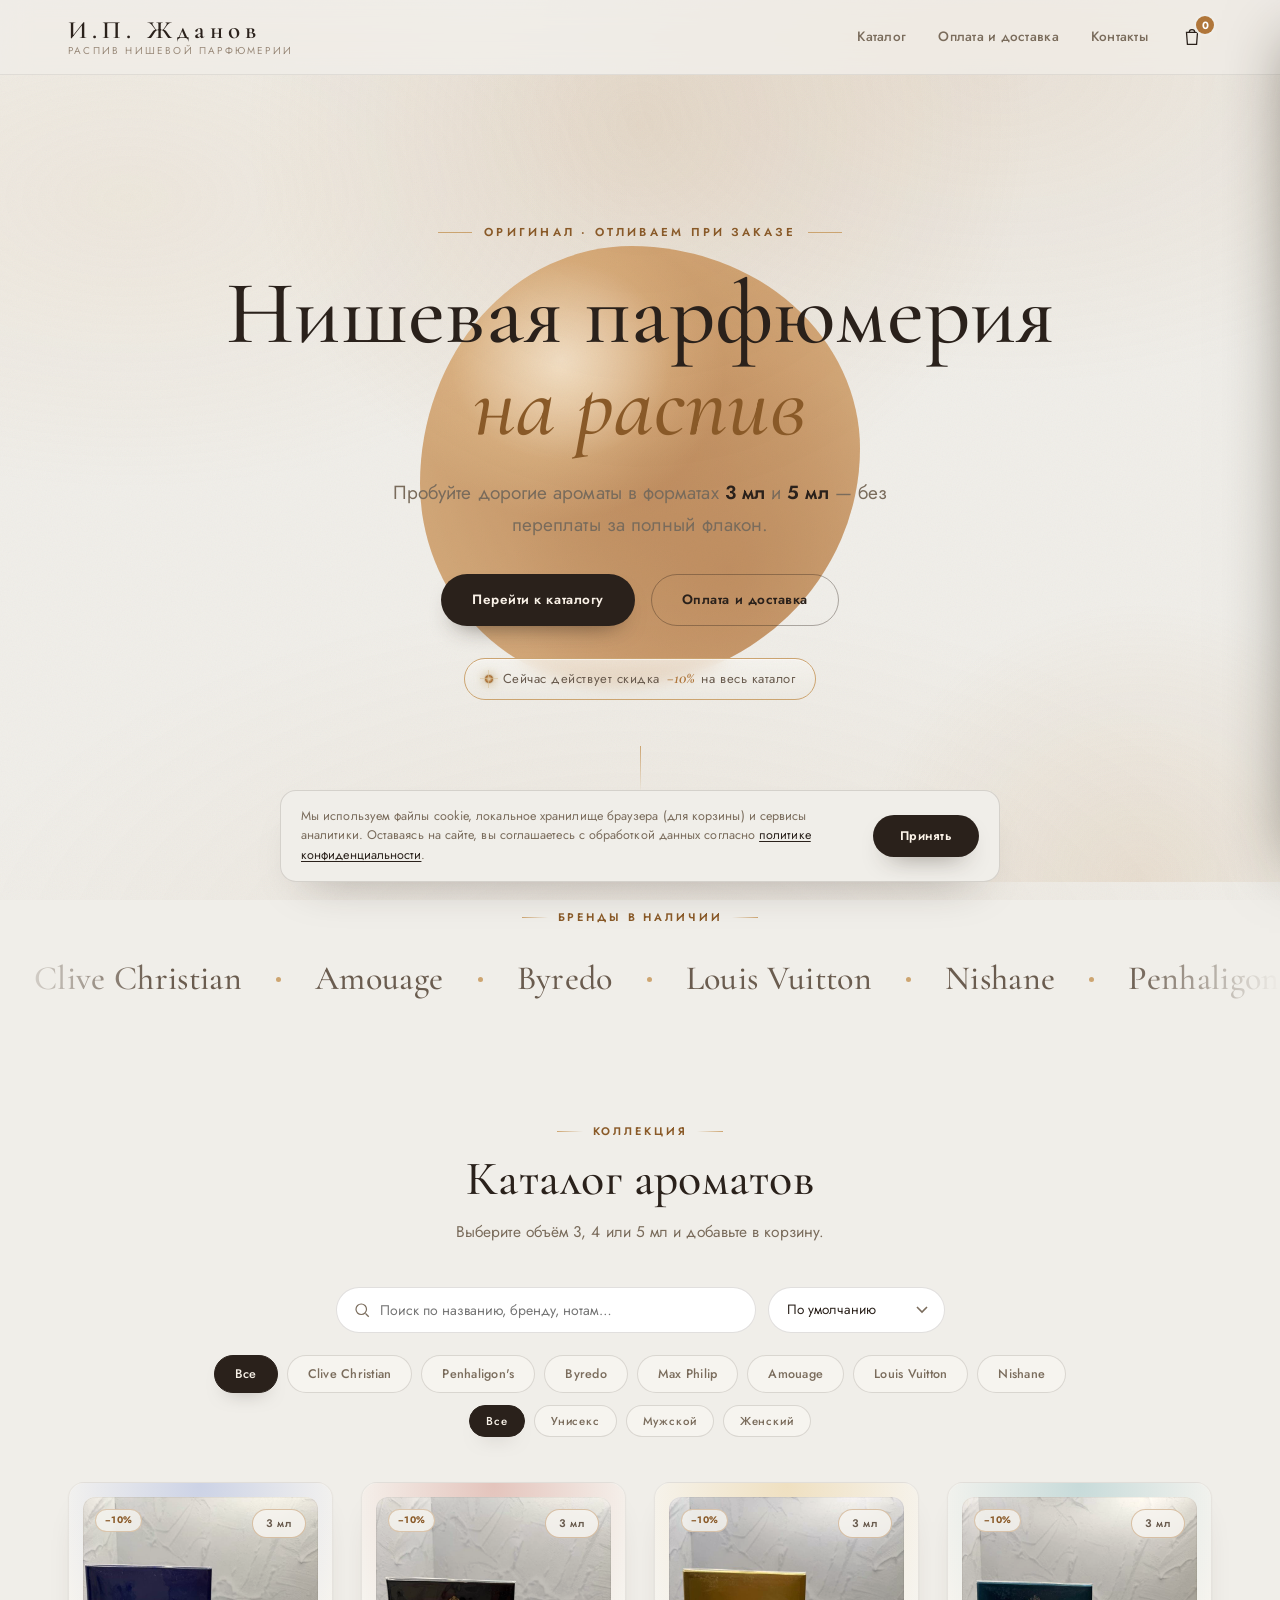
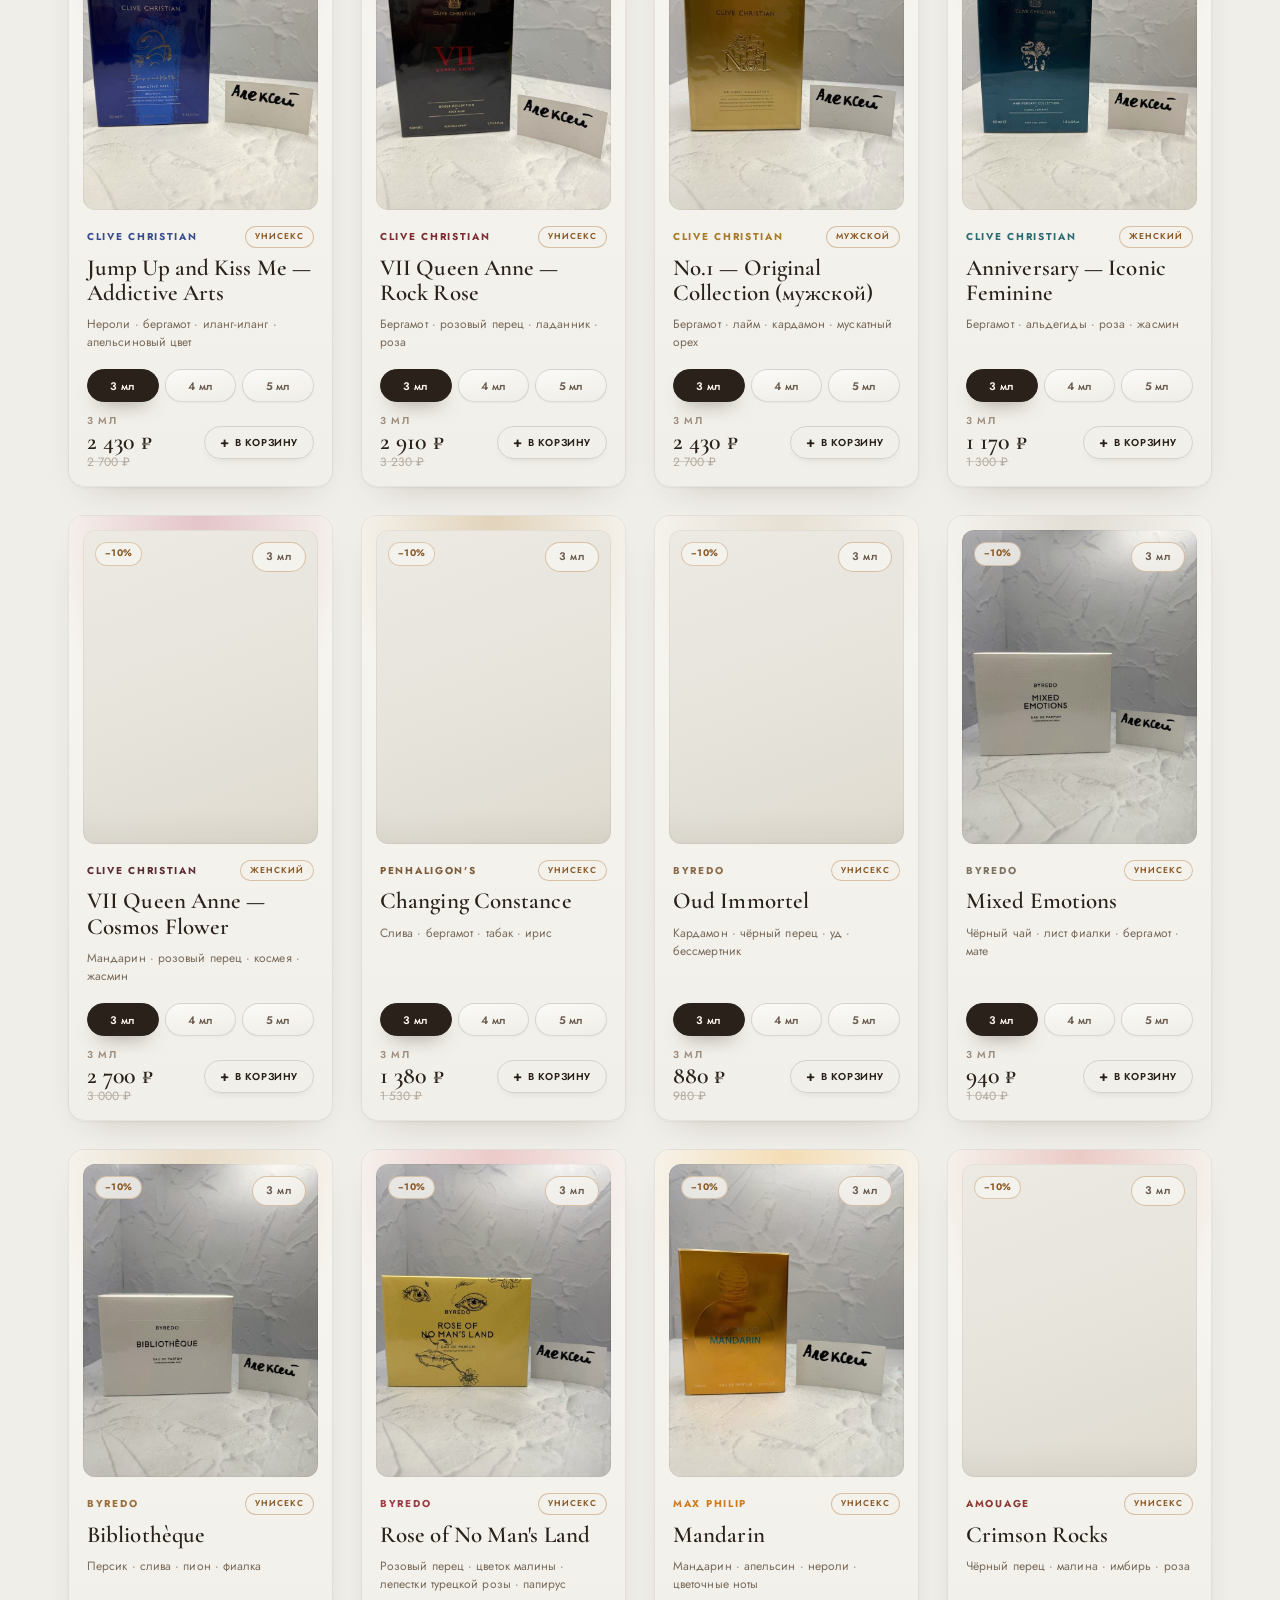
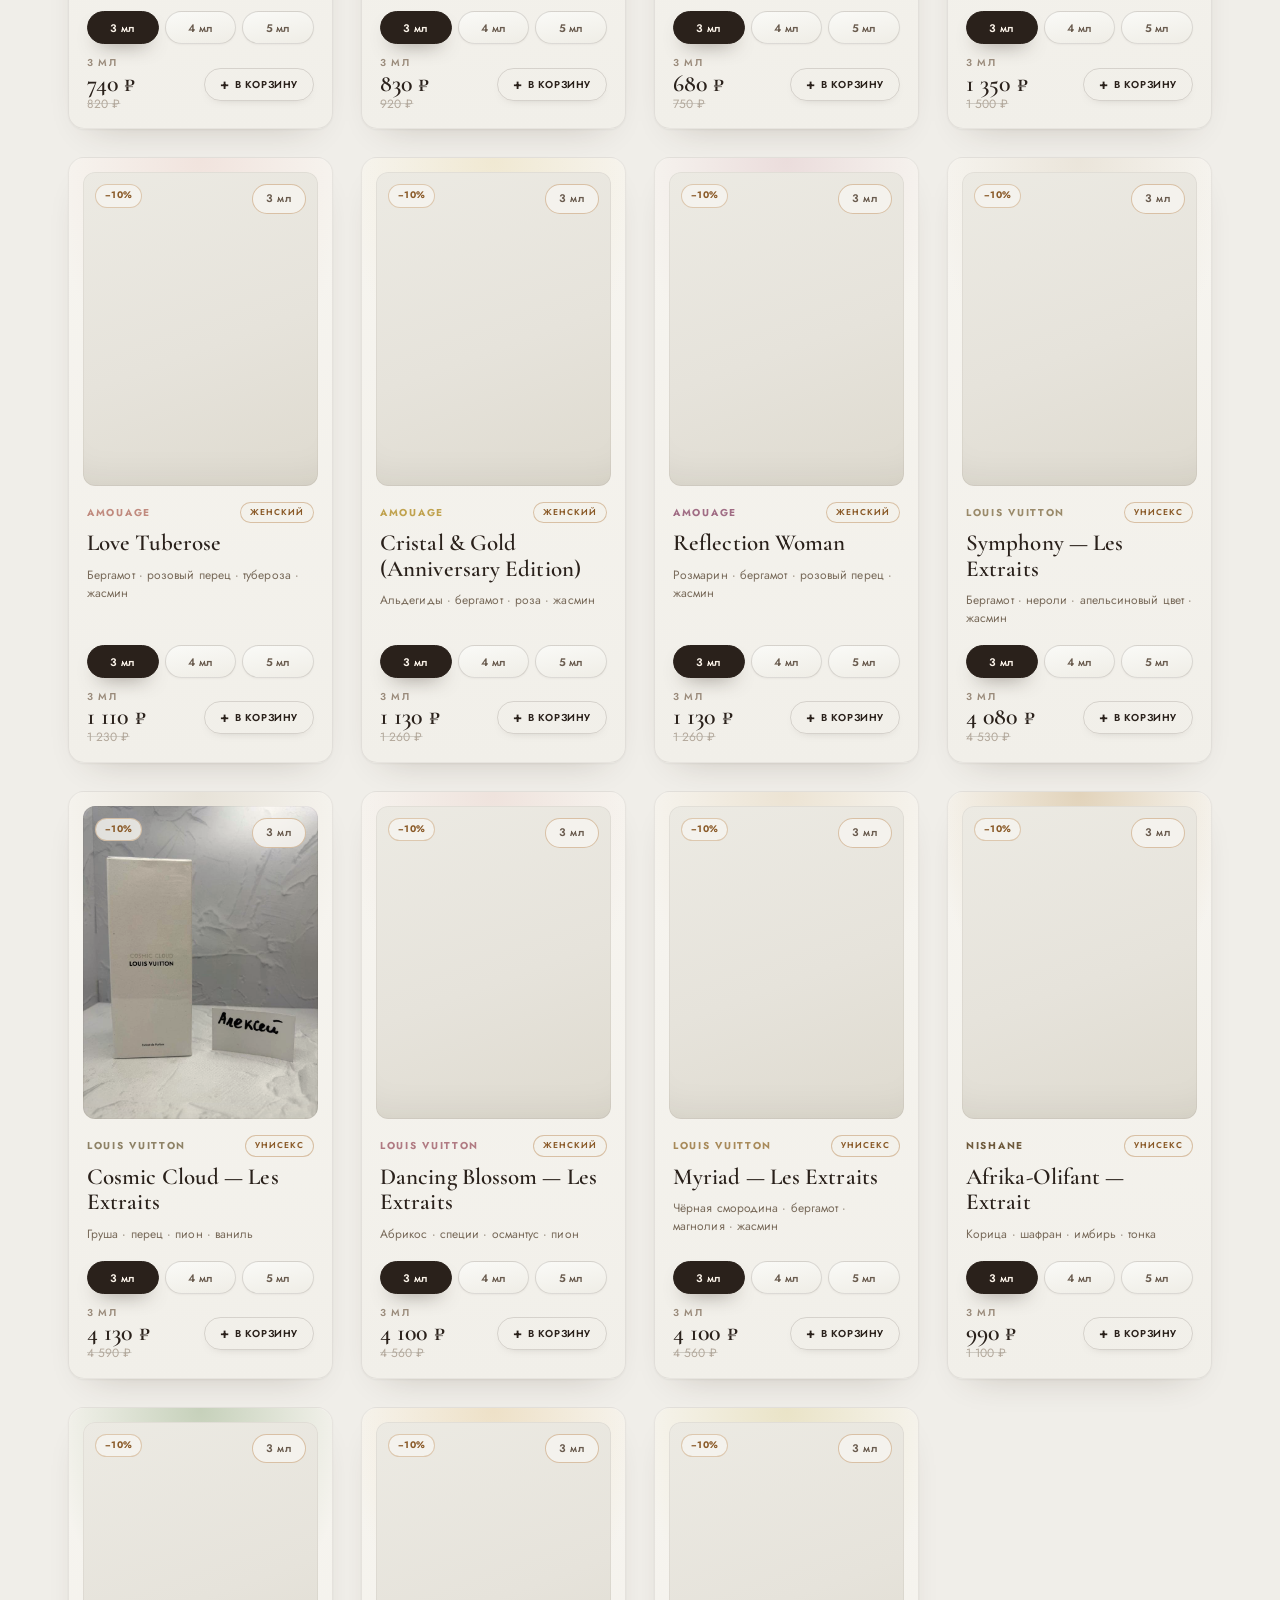
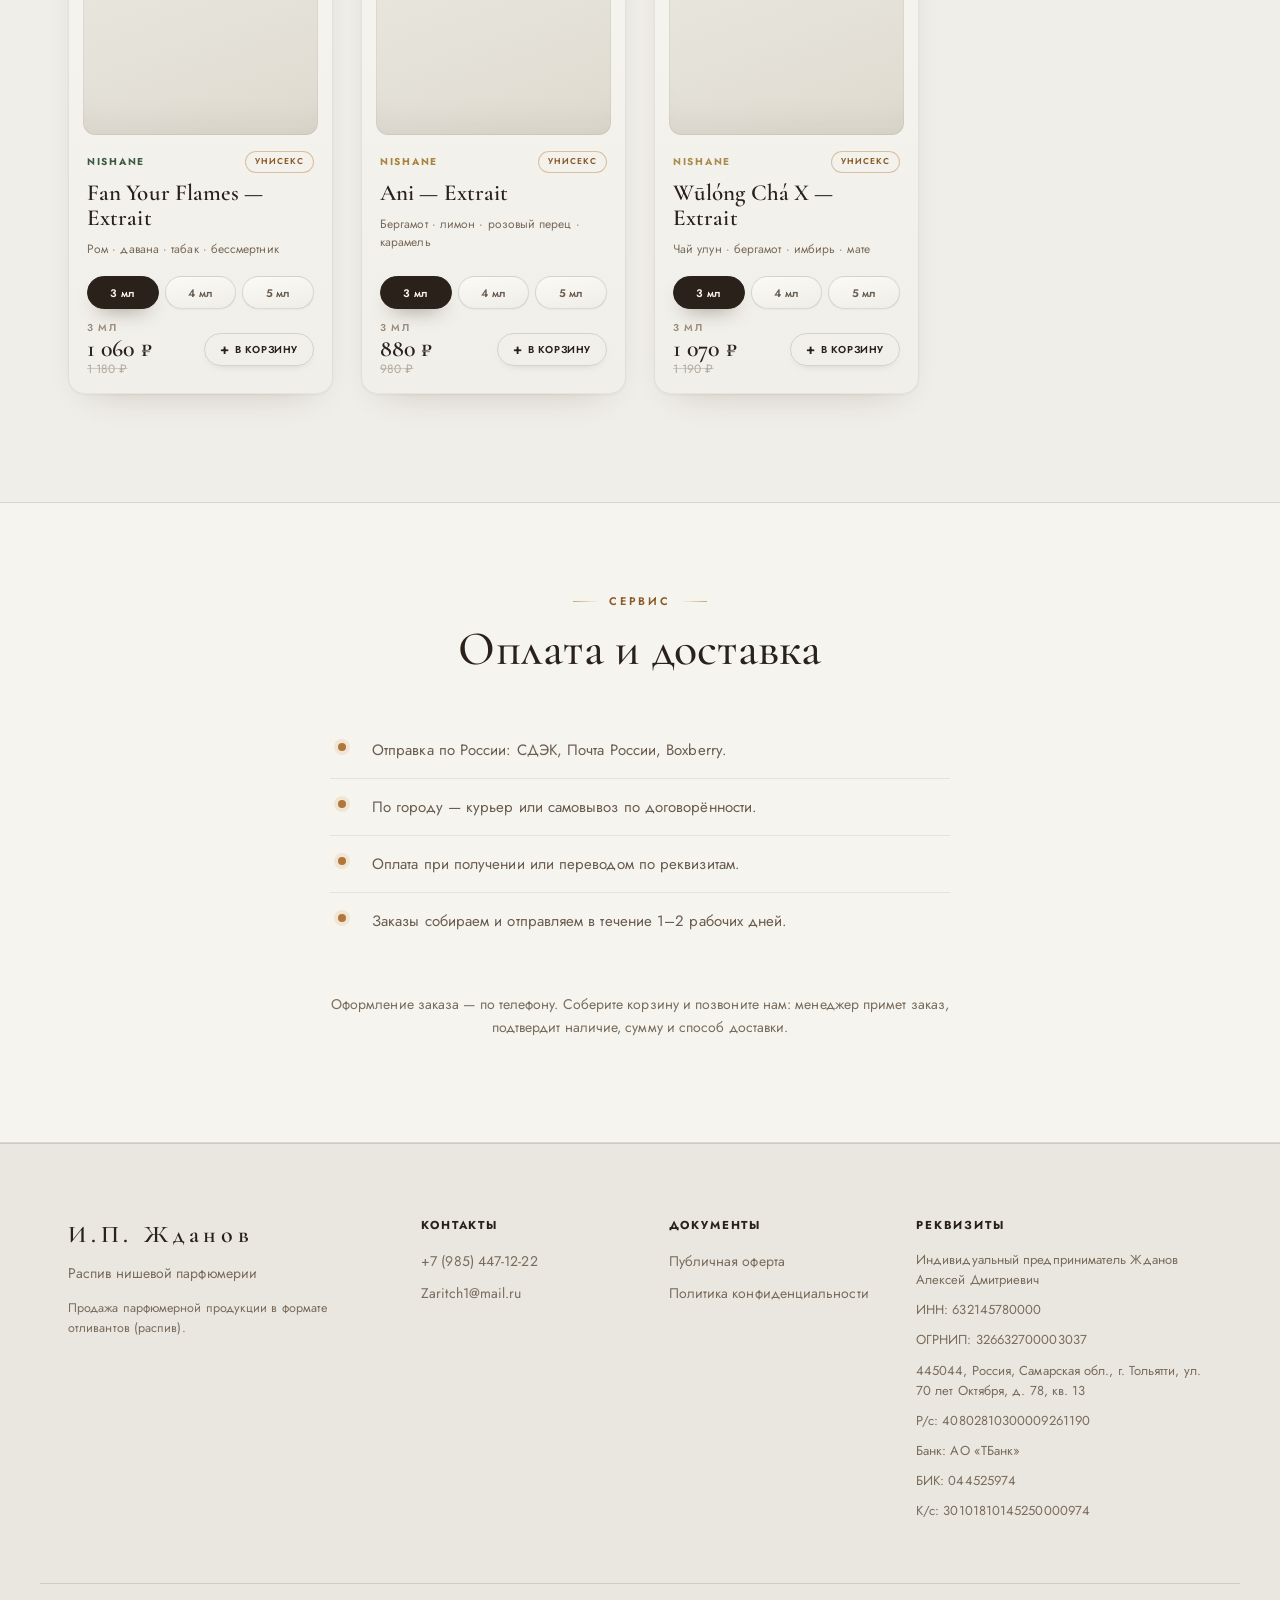
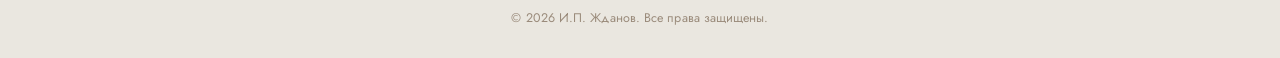
<file: index.html>
<!DOCTYPE html>
<html lang="ru">
<head>
  <meta charset="UTF-8" />
  <meta name="viewport" content="width=device-width, initial-scale=1.0" />
  <meta name="color-scheme" content="light" />
  <title>И.П. Жданов — распив нишевой парфюмерии: Amouage, Clive Christian, Byredo, Louis Vuitton</title>
  <meta name="theme-color" content="#F0EEE9" />
  <link rel="icon" href="data:image/svg+xml,%3Csvg xmlns='http://www.w3.org/2000/svg' viewBox='0 0 64 64'%3E%3Crect width='64' height='64' rx='14' fill='%23f6f3ee'/%3E%3Cpath d='M32 12 C44 30 46 38 32 50 C18 38 20 30 32 12 Z' fill='%23b9975b'/%3E%3C/svg%3E" />
  <meta name="description" content="Распив оригинальной нишевой и люксовой парфюмерии: отливанты 3, 4 и 5 мл. Clive Christian, Amouage, Byredo, Louis Vuitton, Nishane, Penhaligon's." />

  <!-- Домен сайта: nota-aromata.ru -->
  <link rel="canonical" href="https://nota-aromata.ru/" />
  <meta property="og:type" content="website" />
  <meta property="og:locale" content="ru_RU" />
  <meta property="og:site_name" content="И.П. Жданов" />
  <meta property="og:title" content="И.П. Жданов — распив нишевой парфюмерии" />
  <meta property="og:description" content="Пробуйте дорогие нишевые ароматы в форматах 3, 4 и 5 мл — без переплаты за полный флакон. Оригинал, отливаем при заказе." />
  <meta property="og:url" content="https://nota-aromata.ru/" />
  <meta property="og:image" content="https://nota-aromata.ru/assets/img/og-cover.jpg" />
  <meta property="og:image:width" content="1200" />
  <meta property="og:image:height" content="630" />
  <meta name="twitter:card" content="summary_large_image" />
  <meta name="twitter:title" content="И.П. Жданов — распив нишевой парфюмерии" />
  <meta name="twitter:description" content="Пробуйте дорогие нишевые ароматы в форматах 3, 4 и 5 мл — без переплаты за полный флакон." />
  <meta name="twitter:image" content="https://nota-aromata.ru/assets/img/og-cover.jpg" />

  <link rel="preconnect" href="https://fonts.googleapis.com" />
  <link rel="preconnect" href="https://fonts.gstatic.com" crossorigin />
  <link href="https://fonts.googleapis.com/css2?family=Cormorant+Garamond:ital,wght@0,400;0,500;0,600;1,400;1,500&family=Jost:wght@300;400;500;600&display=swap" rel="stylesheet" />
  <link rel="stylesheet" href="assets/css/styles.css" />
</head>
<body>

  <!-- ВЕРХНИЙ БЛОК: плашка скидки + шапка — липкие, всегда сверху -->
  <div class="topbar" id="topbar">
  <!-- ПЛАШКА СКИДКИ -->
  <div class="promo-bar" id="promoBar" hidden></div>

  <!-- ШАПКА -->
  <header class="site-header" id="siteHeader">
    <div class="container header-inner">
      <a href="#top" class="wordmark">
        <span class="wordmark-name" data-shop-name>ATELIER</span>
        <span class="wordmark-sub" data-shop-tagline>Распив нишевой парфюмерии</span>
      </a>
      <nav class="nav" id="mainNav">
        <a href="#catalog">Каталог</a>
        <a href="#delivery">Оплата и доставка</a>
        <a href="#contacts">Контакты</a>
      </nav>
      <button class="nav-toggle" id="navToggle" aria-label="Меню" aria-expanded="false" aria-controls="mainNav">
        <span></span><span></span><span></span>
      </button>
      <button class="cart-btn" id="cartBtn" aria-label="Открыть корзину">
        <svg viewBox="0 0 24 24" width="22" height="22" fill="none" stroke="currentColor" stroke-width="1.4">
          <path d="M6 7h12l-1 13H7L6 7z" /><path d="M9 7a3 3 0 0 1 6 0" />
        </svg>
        <span class="cart-count" id="cartCount" hidden>0</span>
      </button>
    </div>
  </header>
  </div>

  <!-- HERO -->
  <section class="hero" id="top">
    <div class="hero-blob" aria-hidden="true"></div>
    <div class="container hero-inner reveal">
      <p class="hero-eyebrow">Оригинал · отливаем при заказе</p>
      <h1 class="hero-title">
        <span class="rw"><span style="animation-delay:.05s">Нишевая</span></span>
        <span class="rw"><span style="animation-delay:.16s">парфюмерия</span></span><br />
        <em><span class="rw"><span style="animation-delay:.32s">на</span></span> <span class="rw"><span style="animation-delay:.42s">распив</span></span></em>
      </h1>
      <p class="hero-lead">Пробуйте дорогие ароматы в форматах <strong>3&nbsp;мл</strong> и <strong>5&nbsp;мл</strong> — без переплаты за полный флакон.</p>
      <div class="hero-actions">
        <a href="#catalog" class="btn btn-primary">Перейти к каталогу</a>
        <a href="#delivery" class="btn btn-ghost">Оплата и доставка</a>
      </div>
      <div class="hero-promo" id="heroPromo" hidden>
        <span class="hero-promo-spark" aria-hidden="true"></span>
        <span class="hero-promo-text">Сейчас действует скидка <b id="heroPromoPct">−10%</b> на весь каталог</span>
      </div>
      <div class="hero-divider" aria-hidden="true"></div>
    </div>
  </section>

  <!-- БРЕНДЫ + ДОВЕРИЕ -->
  <section class="brands">
    <div class="container reveal">
      <span class="eyebrow brands-eyebrow">Бренды в наличии</span>
    </div>
    <div class="brand-marquee reveal">
      <div class="brand-track">
        <span class="b">Clive Christian</span><span class="dot"></span>
        <span class="b">Amouage</span><span class="dot"></span>
        <span class="b">Byredo</span><span class="dot"></span>
        <span class="b">Louis Vuitton</span><span class="dot"></span>
        <span class="b">Nishane</span><span class="dot"></span>
        <span class="b">Penhaligon’s</span><span class="dot"></span>
        <span class="b">Max Philip</span><span class="dot"></span>
        <span class="b">Clive Christian</span><span class="dot"></span>
        <span class="b">Amouage</span><span class="dot"></span>
        <span class="b">Byredo</span><span class="dot"></span>
        <span class="b">Louis Vuitton</span><span class="dot"></span>
        <span class="b">Nishane</span><span class="dot"></span>
        <span class="b">Penhaligon’s</span><span class="dot"></span>
        <span class="b">Max Philip</span><span class="dot"></span>
      </div>
    </div>
  </section>

  <!-- КАТАЛОГ -->
  <section class="catalog" id="catalog">
    <div class="container">
      <div class="section-head reveal">
        <span class="eyebrow">Коллекция</span>
        <h2 class="section-title">Каталог ароматов</h2>
        <p class="section-sub">Выберите объём 3, 4 или 5 мл и добавьте в корзину.</p>
      </div>

      <div class="catalog-tools reveal">
        <label class="search-field">
          <svg viewBox="0 0 24 24" width="18" height="18" fill="none" stroke="currentColor" stroke-width="1.6" aria-hidden="true"><circle cx="11" cy="11" r="7"/><path d="m21 21-4.3-4.3"/></svg>
          <input type="search" id="catalogSearch" placeholder="Поиск по названию, бренду, нотам…" autocomplete="off" aria-label="Поиск по каталогу" />
        </label>
        <select id="catalogSort" class="sort-select" aria-label="Сортировка">
          <option value="default">По умолчанию</option>
          <option value="price-asc">Сначала дешёвые</option>
          <option value="price-desc">Сначала дорогие</option>
          <option value="name">По названию (А–Я)</option>
        </select>
      </div>

      <div class="filters reveal" id="filters" aria-label="Фильтр по бренду"></div>
      <div class="filters filters-gender reveal" id="genderFilters" aria-label="Фильтр по полу"></div>

      <p class="catalog-empty" id="catalogEmpty" hidden>По вашему запросу ничего не найдено. Попробуйте изменить поиск или фильтры.</p>
      <div class="grid" id="catalogGrid"></div>
    </div>
  </section>

  <!-- ОПЛАТА И ДОСТАВКА -->
  <section class="delivery" id="delivery">
    <div class="container delivery-inner reveal">
      <span class="eyebrow">Сервис</span>
      <h2 class="section-title">Оплата и доставка</h2>
      <ul class="delivery-list" id="deliveryList"></ul>
      <p class="delivery-foot">Оформление заказа — по телефону. Соберите корзину и позвоните нам: менеджер примет заказ, подтвердит наличие, сумму и способ доставки.</p>
    </div>
  </section>

  <!-- ФУТЕР / КОНТАКТЫ / РЕКВИЗИТЫ -->
  <footer class="site-footer" id="contacts">
    <div class="container footer-grid">
      <div class="footer-col">
        <div class="wordmark-name footer-logo" data-shop-name>ATELIER</div>
        <p class="footer-tagline" data-shop-tagline>Распив нишевой парфюмерии</p>
        <p class="footer-muted">Продажа парфюмерной продукции в формате отливантов (распив).</p>
      </div>

      <div class="footer-col">
        <h4>Контакты</h4>
        <p><a id="footPhone" href="#">+7 (000) 000-00-00</a></p>
        <p><a id="footEmail" href="#">mail@example.com</a></p>
      </div>

      <div class="footer-col">
        <h4>Документы</h4>
        <p><a href="offer.html">Публичная оферта</a></p>
        <p><a href="privacy.html">Политика конфиденциальности</a></p>
      </div>

      <div class="footer-col footer-legal" id="footerLegal">
        <h4>Реквизиты</h4>
        <!-- заполняется из config.js -->
      </div>
    </div>
    <div class="container footer-bottom">
      <span id="footerCopy">© <span data-shop-name>ATELIER</span></span>
    </div>
  </footer>

  <!-- ЗАТЕМНЕНИЕ -->
  <div class="overlay" id="overlay" hidden></div>

  <!-- ПЛАВАЮЩАЯ КОРЗИНА (появляется при прокрутке) -->
  <button class="cart-fab" id="cartFab" aria-label="Открыть корзину">
    <svg viewBox="0 0 24 24" width="22" height="22" fill="none" stroke="currentColor" stroke-width="1.4">
      <path d="M6 7h12l-1 13H7L6 7z" /><path d="M9 7a3 3 0 0 1 6 0" />
    </svg>
    <span class="cart-fab-count" id="cartFabCount" hidden>0</span>
  </button>

  <!-- КОРЗИНА (drawer) -->
  <aside class="cart-drawer" id="cartDrawer" aria-hidden="true" aria-label="Корзина">
    <div class="cart-head">
      <h3>Корзина</h3>
      <button class="icon-btn" id="cartClose" aria-label="Закрыть">✕</button>
    </div>
    <div class="cart-items" id="cartItems"></div>
    <div class="cart-empty" id="cartEmpty">Корзина пуста</div>
    <div class="cart-foot">
      <div class="cart-total-row">
        <span>Итого</span>
        <strong id="cartTotal">0 ₽</strong>
      </div>
      <p class="cart-hint" id="cartPriceHint" hidden>В заказе есть позиции с ценой «по запросу» — итог подтвердит менеджер.</p>
      <button class="btn btn-primary btn-block" id="checkoutBtn" disabled>Оформить заказ</button>
    </div>
  </aside>

  <!-- ОФОРМЛЕНИЕ ЗАКАЗА (modal) -->
  <div class="modal" id="checkoutModal" aria-hidden="true" role="dialog" aria-modal="true" aria-labelledby="checkoutTitle">
    <div class="modal-box">
      <div class="modal-head">
        <h3 id="checkoutTitle">Оформление заказа</h3>
        <button class="icon-btn" id="checkoutClose" aria-label="Закрыть">✕</button>
      </div>

      <div class="checkout-call">
        <p class="checkout-call-lead">Чтобы оформить заказ, позвоните нам — менеджер примет заявку, подтвердит наличие, сумму и способ доставки:</p>
        <a class="btn btn-primary btn-block call-phone" id="callPhone" href="#">+7 (000) 000-00-00</a>
        <p class="checkout-call-note">Назовите менеджеру товары из корзины:</p>
        <div class="checkout-order" id="checkoutOrder"></div>
      </div>
    </div>
  </div>

  <!-- КАРТОЧКА ТОВАРА (modal) -->
  <div class="modal product-modal" id="productModal" aria-hidden="true" role="dialog" aria-modal="true" aria-labelledby="pmName">
    <div class="modal-box pm-box">
      <button class="icon-btn pm-close" id="productClose" aria-label="Закрыть">✕</button>
      <div class="pm-grid" id="productBody"><!-- заполняется из app.js --></div>
    </div>
  </div>

  <script src="assets/js/config.js"></script>
  <script src="assets/js/analytics.js"></script>
  <script src="assets/js/products.js"></script>
  <script src="assets/js/app.js"></script>
  <script src="assets/js/cookie.js"></script>
</body>
</html>
</file>
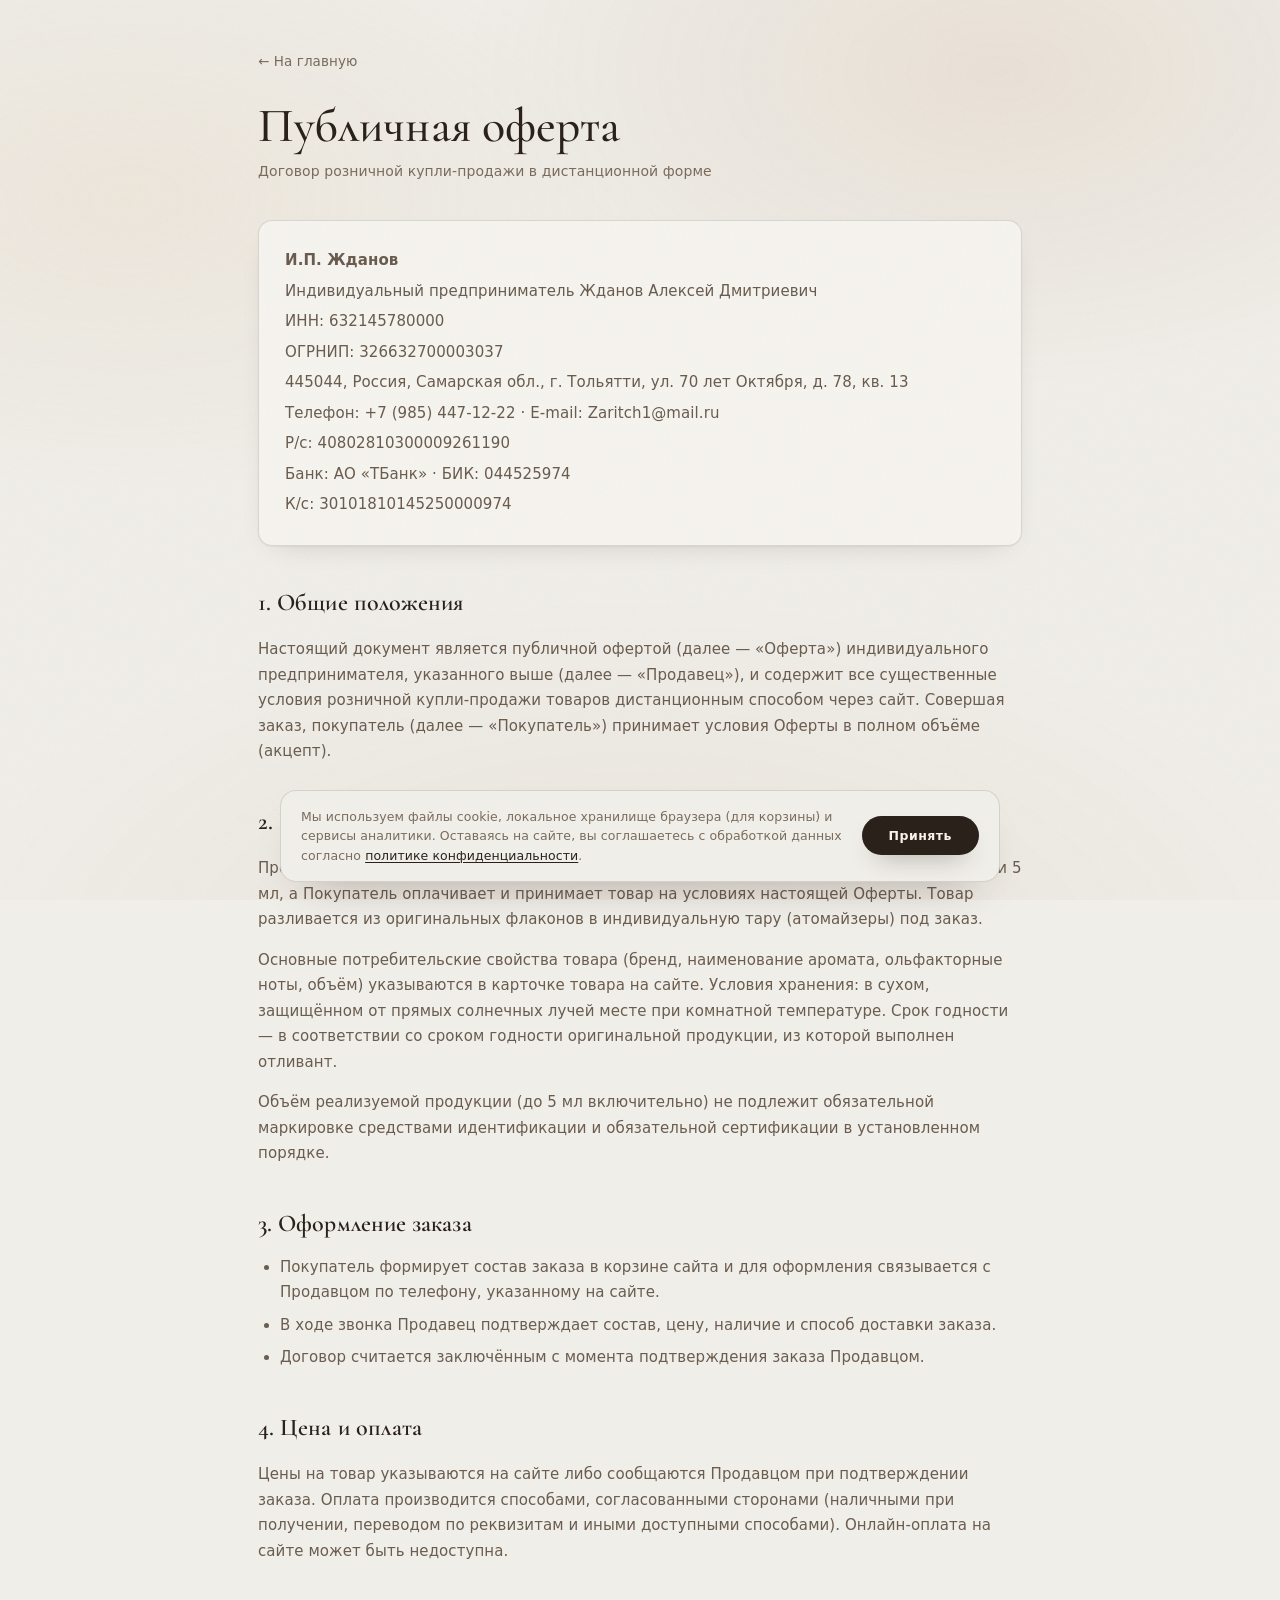
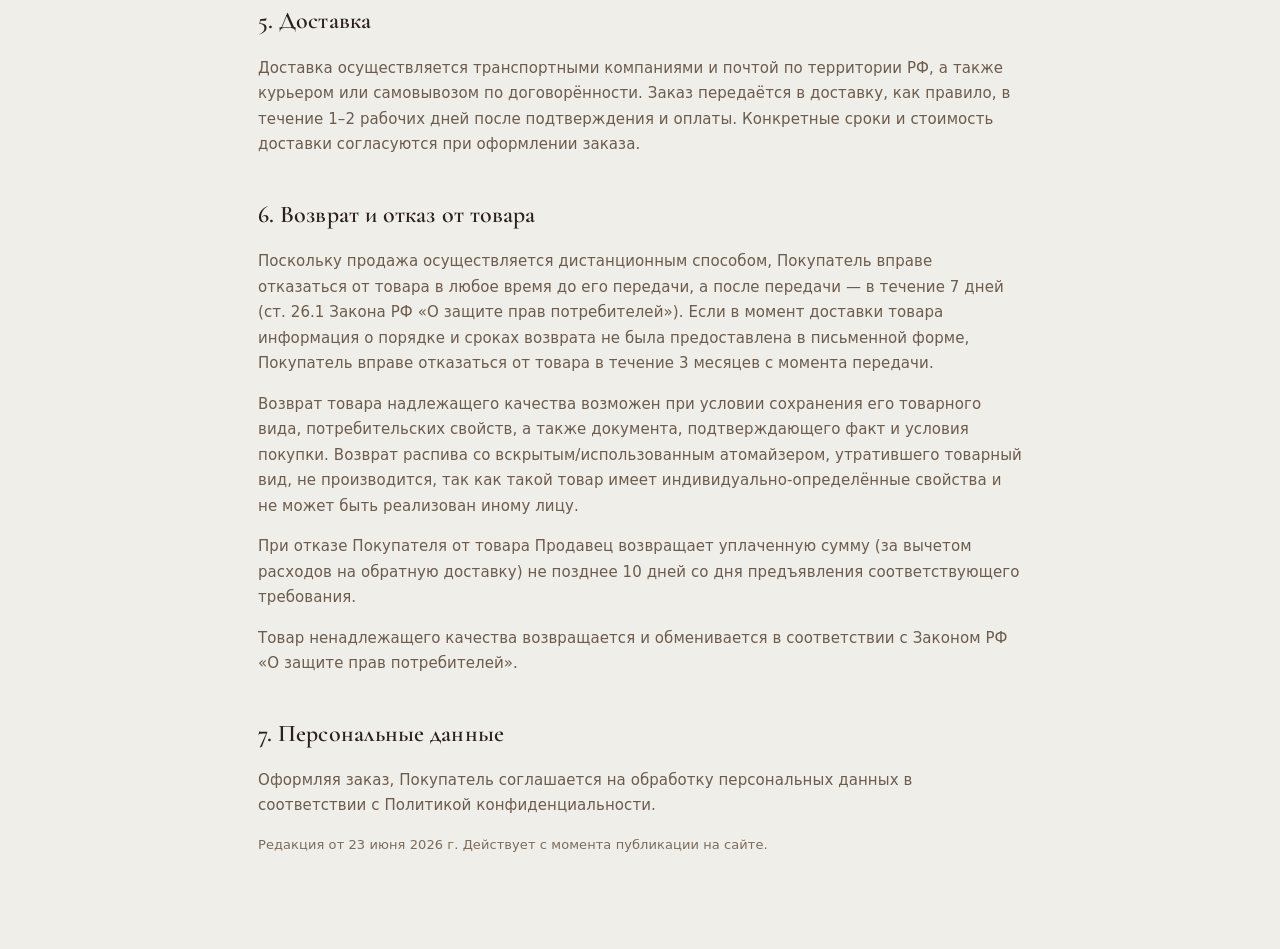
<file: offer.html>
<!DOCTYPE html>
<html lang="ru">
<head>
  <meta charset="UTF-8" />
  <meta name="viewport" content="width=device-width, initial-scale=1.0" />
  <meta name="color-scheme" content="light" />
  <title>Публичная оферта</title>
  <link rel="icon" href="data:image/svg+xml,%3Csvg xmlns='http://www.w3.org/2000/svg' viewBox='0 0 64 64'%3E%3Crect width='64' height='64' rx='14' fill='%23f6f3ee'/%3E%3Cpath d='M32 12 C44 30 46 38 32 50 C18 38 20 30 32 12 Z' fill='%23b9975b'/%3E%3C/svg%3E" />
  <link rel="preconnect" href="https://fonts.googleapis.com" />
  <link rel="preconnect" href="https://fonts.gstatic.com" crossorigin />
  <link href="https://fonts.googleapis.com/css2?family=Cormorant+Garamond:wght@400;500;600&family=Manrope:wght@300;400;500;600&display=swap" rel="stylesheet" />
  <link rel="stylesheet" href="assets/css/styles.css" />
</head>
<body>
  <main class="doc">
    <a href="index.html" class="back">← На главную</a>
    <h1>Публичная оферта</h1>
    <p class="doc-sub">Договор розничной купли-продажи в дистанционной форме</p>

    <div class="req-box">
      <p><strong data-shop-name>ATELIER</strong></p>
      <p id="oFio">[ИП Фамилия Имя Отчество]</p>
      <p>ИНН: <span id="oInn">[ИНН]</span></p>
      <p>ОГРНИП: <span id="oOgrnip">[ОГРНИП]</span></p>
      <p id="oAddr">[Адрес регистрации]</p>
      <p>Телефон: <span id="oPhone">[телефон]</span> · E-mail: <span id="oEmail">[почта]</span></p>
      <p>Р/с: <span id="oAccount"></span></p>
      <p>Банк: <span id="oBank"></span> · БИК: <span id="oBik"></span></p>
      <p>К/с: <span id="oCorr"></span></p>
    </div>

    <h2>1. Общие положения</h2>
    <p>Настоящий документ является публичной офертой (далее — «Оферта») индивидуального предпринимателя,
    указанного выше (далее — «Продавец»), и содержит все существенные условия розничной купли-продажи
    товаров дистанционным способом через сайт. Совершая заказ, покупатель (далее — «Покупатель»)
    принимает условия Оферты в полном объёме (акцепт).</p>

    <h2>2. Предмет договора</h2>
    <p>Продавец продаёт парфюмерную продукцию в формате отливантов (распив) объёмом 3, 4 и 5 мл,
    а Покупатель оплачивает и принимает товар на условиях настоящей Оферты. Товар разливается из
    оригинальных флаконов в индивидуальную тару (атомайзеры) под заказ.</p>
    <p>Основные потребительские свойства товара (бренд, наименование аромата, ольфакторные ноты,
    объём) указываются в карточке товара на сайте. Условия хранения: в сухом, защищённом от прямых
    солнечных лучей месте при комнатной температуре. Срок годности — в соответствии со сроком годности
    оригинальной продукции, из которой выполнен отливант.</p>
    <p>Объём реализуемой продукции (до 5 мл включительно) не подлежит обязательной маркировке
    средствами идентификации и обязательной сертификации в установленном порядке.</p>

    <h2>3. Оформление заказа</h2>
    <ul>
      <li>Покупатель формирует состав заказа в корзине сайта и для оформления связывается с Продавцом
      по телефону, указанному на сайте.</li>
      <li>В ходе звонка Продавец подтверждает состав, цену, наличие и способ доставки заказа.</li>
      <li>Договор считается заключённым с момента подтверждения заказа Продавцом.</li>
    </ul>

    <h2>4. Цена и оплата</h2>
    <p>Цены на товар указываются на сайте либо сообщаются Продавцом при подтверждении заказа. Оплата
    производится способами, согласованными сторонами (наличными при получении, переводом по
    реквизитам и иными доступными способами). Онлайн-оплата на сайте может быть недоступна.</p>

    <h2>5. Доставка</h2>
    <p>Доставка осуществляется транспортными компаниями и почтой по территории РФ, а также курьером
    или самовывозом по договорённости. Заказ передаётся в доставку, как правило, в течение
    1–2 рабочих дней после подтверждения и оплаты. Конкретные сроки и стоимость доставки согласуются
    при оформлении заказа.</p>

    <h2>6. Возврат и отказ от товара</h2>
    <p>Поскольку продажа осуществляется дистанционным способом, Покупатель вправе отказаться от товара
    в любое время до его передачи, а после передачи — в течение 7 дней (ст. 26.1 Закона РФ
    «О защите прав потребителей»). Если в момент доставки товара информация о порядке и сроках возврата
    не была предоставлена в письменной форме, Покупатель вправе отказаться от товара в течение 3 месяцев
    с момента передачи.</p>
    <p>Возврат товара надлежащего качества возможен при условии сохранения его товарного вида,
    потребительских свойств, а также документа, подтверждающего факт и условия покупки. Возврат
    распива со вскрытым/использованным атомайзером, утратившего товарный вид, не производится, так как
    такой товар имеет индивидуально-определённые свойства и не может быть реализован иному лицу.</p>
    <p>При отказе Покупателя от товара Продавец возвращает уплаченную сумму (за вычетом расходов на
    обратную доставку) не позднее 10 дней со дня предъявления соответствующего требования.</p>
    <p>Товар ненадлежащего качества возвращается и обменивается в соответствии с Законом РФ
    «О защите прав потребителей».</p>

    <h2>7. Персональные данные</h2>
    <p>Оформляя заказ, Покупатель соглашается на обработку персональных данных в соответствии с
    <a href="privacy.html">Политикой конфиденциальности</a>.</p>

    <p class="muted">Редакция от <span id="oDate"></span> Действует с момента публикации на сайте.</p>
  </main>

  <script src="assets/js/config.js"></script>
  <script src="assets/js/analytics.js"></script>
  <script src="assets/js/cookie.js"></script>
  <script>
    (function () {
      var L = (window.CONFIG && CONFIG.legal) || {};
      document.querySelectorAll("[data-shop-name]").forEach(function (e) { e.textContent = CONFIG.shopName; });
      var set = function (id, v) { var el = document.getElementById(id); if (el) el.textContent = v; };
      set("oFio", L.fio); set("oInn", L.inn); set("oOgrnip", L.ogrnip); set("oAddr", L.address);
      set("oPhone", CONFIG.phoneDisplay); set("oEmail", CONFIG.email);
      set("oAccount", L.account); set("oBank", L.bankName); set("oBik", L.bik); set("oCorr", L.corrAccount);
      set("oDate", L.offerDate);
    })();
  </script>
</body>
</html>
</file>
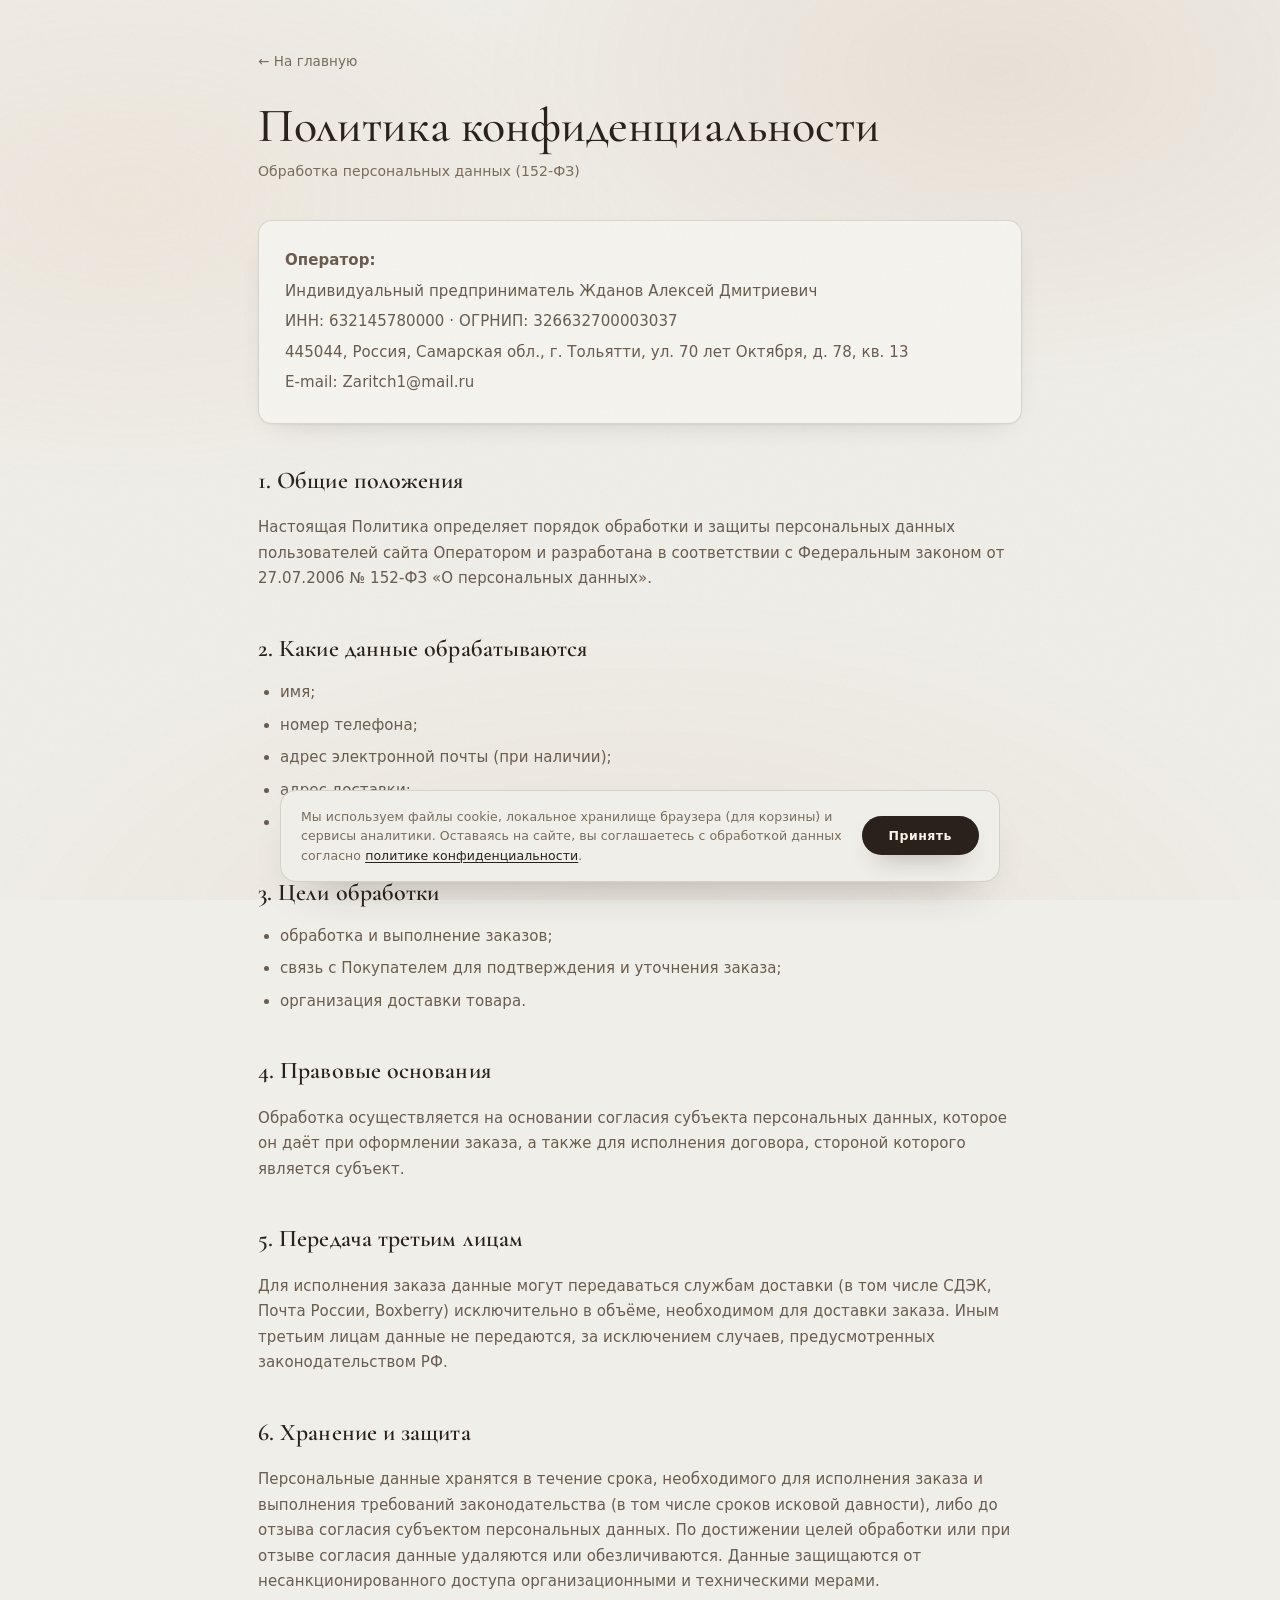
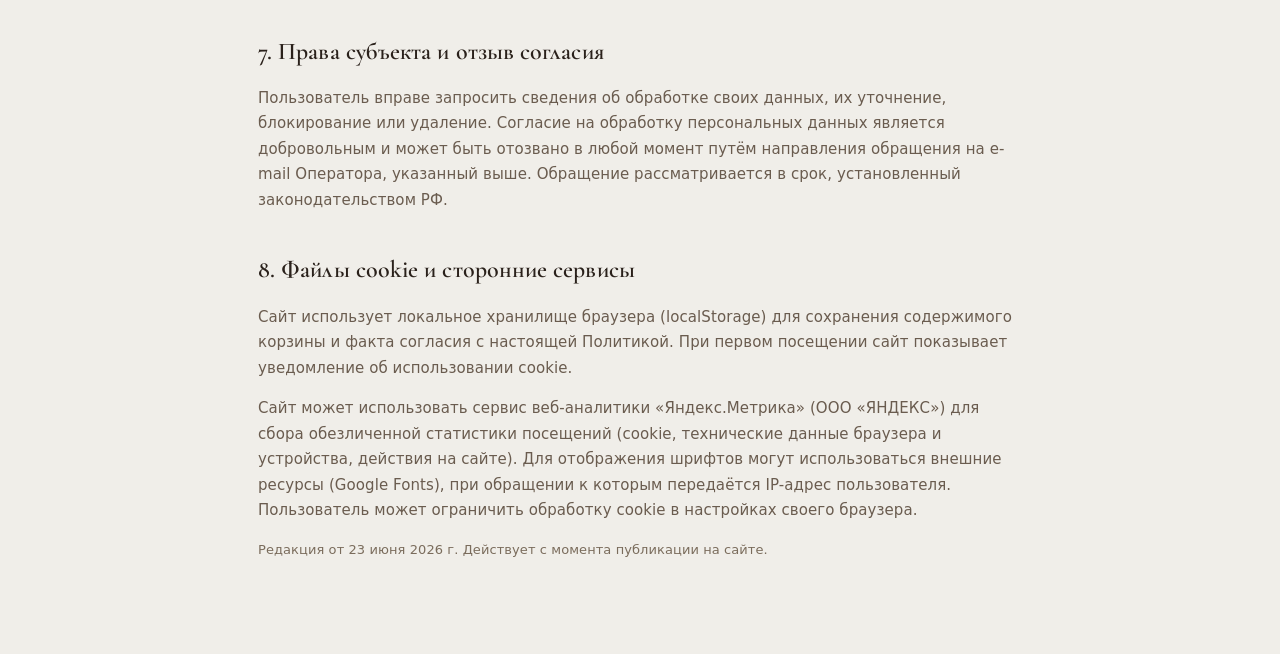
<file: privacy.html>
<!DOCTYPE html>
<html lang="ru">
<head>
  <meta charset="UTF-8" />
  <meta name="viewport" content="width=device-width, initial-scale=1.0" />
  <meta name="color-scheme" content="light" />
  <title>Политика конфиденциальности</title>
  <link rel="icon" href="data:image/svg+xml,%3Csvg xmlns='http://www.w3.org/2000/svg' viewBox='0 0 64 64'%3E%3Crect width='64' height='64' rx='14' fill='%23f6f3ee'/%3E%3Cpath d='M32 12 C44 30 46 38 32 50 C18 38 20 30 32 12 Z' fill='%23b9975b'/%3E%3C/svg%3E" />
  <link rel="preconnect" href="https://fonts.googleapis.com" />
  <link rel="preconnect" href="https://fonts.gstatic.com" crossorigin />
  <link href="https://fonts.googleapis.com/css2?family=Cormorant+Garamond:wght@400;500;600&family=Manrope:wght@300;400;500;600&display=swap" rel="stylesheet" />
  <link rel="stylesheet" href="assets/css/styles.css" />
</head>
<body>
  <main class="doc">
    <a href="index.html" class="back">← На главную</a>
    <h1>Политика конфиденциальности</h1>
    <p class="doc-sub">Обработка персональных данных (152-ФЗ)</p>

    <div class="req-box">
      <p><strong>Оператор:</strong></p>
      <p id="pFio">[ИП Фамилия Имя Отчество]</p>
      <p>ИНН: <span id="pInn">[ИНН]</span> · ОГРНИП: <span id="pOgrnip">[ОГРНИП]</span></p>
      <p id="pAddr">[Адрес регистрации]</p>
      <p>E-mail: <span id="pEmail">[почта]</span></p>
    </div>

    <h2>1. Общие положения</h2>
    <p>Настоящая Политика определяет порядок обработки и защиты персональных данных пользователей сайта
    Оператором и разработана в соответствии с Федеральным законом от 27.07.2006 № 152-ФЗ
    «О персональных данных».</p>

    <h2>2. Какие данные обрабатываются</h2>
    <ul>
      <li>имя;</li>
      <li>номер телефона;</li>
      <li>адрес электронной почты (при наличии);</li>
      <li>адрес доставки;</li>
      <li>комментарий к заказу.</li>
    </ul>

    <h2>3. Цели обработки</h2>
    <ul>
      <li>обработка и выполнение заказов;</li>
      <li>связь с Покупателем для подтверждения и уточнения заказа;</li>
      <li>организация доставки товара.</li>
    </ul>

    <h2>4. Правовые основания</h2>
    <p>Обработка осуществляется на основании согласия субъекта персональных данных, которое он даёт при
    оформлении заказа, а также для исполнения договора, стороной которого является субъект.</p>

    <h2>5. Передача третьим лицам</h2>
    <p>Для исполнения заказа данные могут передаваться службам доставки (в том числе СДЭК, Почта России,
    Boxberry) исключительно в объёме, необходимом для доставки заказа. Иным третьим лицам данные не
    передаются, за исключением случаев, предусмотренных законодательством РФ.</p>

    <h2>6. Хранение и защита</h2>
    <p>Персональные данные хранятся в течение срока, необходимого для исполнения заказа и выполнения
    требований законодательства (в том числе сроков исковой давности), либо до отзыва согласия субъектом
    персональных данных. По достижении целей обработки или при отзыве согласия данные удаляются или
    обезличиваются. Данные защищаются от несанкционированного доступа организационными и техническими
    мерами.</p>

    <h2>7. Права субъекта и отзыв согласия</h2>
    <p>Пользователь вправе запросить сведения об обработке своих данных, их уточнение, блокирование или
    удаление. Согласие на обработку персональных данных является добровольным и может быть отозвано в
    любой момент путём направления обращения на e-mail Оператора, указанный выше. Обращение
    рассматривается в срок, установленный законодательством РФ.</p>

    <h2>8. Файлы cookie и сторонние сервисы</h2>
    <p>Сайт использует локальное хранилище браузера (localStorage) для сохранения содержимого корзины и
    факта согласия с настоящей Политикой. При первом посещении сайт показывает уведомление об
    использовании cookie.</p>
    <p>Сайт может использовать сервис веб-аналитики «Яндекс.Метрика» (ООО «ЯНДЕКС») для сбора обезличенной
    статистики посещений (cookie, технические данные браузера и устройства, действия на сайте). Для
    отображения шрифтов могут использоваться внешние ресурсы (Google Fonts), при обращении к которым
    передаётся IP-адрес пользователя. Пользователь может ограничить обработку cookie в настройках своего
    браузера.</p>

    <p class="muted">Редакция от <span id="pDate"></span> Действует с момента публикации на сайте.</p>
  </main>

  <script src="assets/js/config.js"></script>
  <script src="assets/js/analytics.js"></script>
  <script src="assets/js/cookie.js"></script>
  <script>
    (function () {
      var L = (window.CONFIG && CONFIG.legal) || {};
      var set = function (id, v) { var el = document.getElementById(id); if (el) el.textContent = v; };
      set("pFio", L.fio); set("pInn", L.inn); set("pOgrnip", L.ogrnip); set("pAddr", L.address);
      set("pEmail", CONFIG.email); set("pDate", L.offerDate);
    })();
  </script>
</body>
</html>
</file>
<file: assets/css/styles.css>
/* ============================= ОСНОВА ============================= */
:root{
  color-scheme:light;            /* сайт только светлый — запрет авто-тёмного режима браузера */
  /* нейтральный off-white (тон «neutral» из SILLAGE — прохладнее тёплого крема) */
  --bg:#F0EEE9;
  --bg-warm:#EAE7E0;
  --peach-1:#F6F4EF;
  --peach-2:#EAE7E0;
  --peach-3:#E0DCD2;
  --surface:#F6F4EF;
  /* графит-коричневые чернила */
  --ink:#2A211B;
  --ink-soft:#6A5C4F;
  --muted:#7A6C5C;
  --muted-2:#9A8B7B;
  --line:rgba(42,33,27,.14);
  --line-soft:rgba(42,33,27,.08);
  /* бронза-амбра — единый тёплый акцент (тонкие линии, цена, детали) */
  --gold:#B0763A;
  --gold-deep:#8A5A28;
  --gold-soft:#CDA571;
  --gold-tint:#F1E6D6;
  /* акцент-токены SILLAGE (--accent-glow — rgb-каналы для свечения) */
  --accent:#B0763A;
  --accent-deep:#8A5A28;
  --accent-glow:176 118 58;
  /* прежние имена акцента сведены к бронзе (раньше были бордо) */
  --wine:var(--gold);
  --wine-deep:var(--gold-deep);
  --wine-soft:var(--gold-soft);
  --wine-tint:var(--gold-tint);
  /* тёмный графит-коричневый для кнопок/активных пилюль */
  --btn:#2A211B;
  --btn-deep:#1E1712;
  /* тёплый «штукатурный» фон под фото товаров — в тон кремовой теме */
  --media-bg:linear-gradient(160deg,#ECEAE3 0%,#E6E3DB 55%,#DEDACF 100%);
  --radius:14px;
  --radius-lg:20px;
  --maxw:1200px;
  --shadow:0 22px 48px -28px rgba(42,33,27,.40);
  --shadow-sm:0 10px 26px -18px rgba(42,33,27,.35);
  --shadow-card:0 1px 2px rgba(42,33,27,.05), 0 10px 30px -20px rgba(42,33,27,.30);
  --serif:"Cormorant Garamond", Georgia, serif;
  --sans:"Jost", system-ui, -apple-system, "Segoe UI", sans-serif;
  --ease:cubic-bezier(.22,.61,.36,1);
}

*{box-sizing:border-box}
html{scroll-behavior:smooth}
html,body{max-width:100%;overflow-x:hidden}
body{
  margin:0;
  background:var(--bg);
  color:var(--ink);
  font-family:var(--sans);
  font-weight:400;
  line-height:1.6;
  letter-spacing:.005em;
  -webkit-font-smoothing:antialiased;
  text-rendering:optimizeLegibility;
}
/* атмосфера: тёплое бронзовое свечение под контентом + плёночное зерно поверх (SILLAGE) */
body::before{
  content:"";position:fixed;inset:0;z-index:-1;pointer-events:none;
  background:
    radial-gradient(60% 50% at 78% 8%, rgba(176,118,58,.10), transparent 70%),
    radial-gradient(55% 45% at 10% 22%, rgba(220,180,130,.12), transparent 72%),
    radial-gradient(80% 60% at 50% 108%, rgba(176,118,58,.07), transparent 70%);
}
body::after{
  content:"";position:fixed;inset:0;z-index:3;pointer-events:none;
  opacity:.05;mix-blend-mode:multiply;
  background-image:url("data:image/svg+xml,%3Csvg xmlns='http://www.w3.org/2000/svg' width='160' height='160'%3E%3Cfilter id='n'%3E%3CfeTurbulence type='fractalNoise' baseFrequency='0.85' numOctaves='2' stitchTiles='stitch'/%3E%3C/filter%3E%3Crect width='100%25' height='100%25' filter='url(%23n)'/%3E%3C/svg%3E");
  background-size:170px 170px;
}
img{max-width:100%;display:block}
a{color:inherit;text-decoration:none}
button{font-family:inherit;cursor:pointer}
::selection{background:var(--gold-soft);color:var(--ink)}

.container{width:100%;max-width:var(--maxw);margin:0 auto;padding:0 28px}

/* «римская» микро-надпись над заголовками */
.eyebrow{
  display:inline-flex;align-items:center;gap:10px;
  text-transform:uppercase;letter-spacing:.26em;font-size:11px;font-weight:600;
  color:var(--gold-deep);
}
.eyebrow::before,.eyebrow::after{
  content:"";width:26px;height:1px;background:linear-gradient(90deg,transparent,var(--gold-soft));
}
.eyebrow::before{background:linear-gradient(90deg,var(--gold-soft),transparent)}

.section-title{
  font-family:var(--serif);
  font-weight:500;
  font-size:clamp(30px,4.4vw,48px);
  letter-spacing:.005em;
  line-height:1.08;
  margin:0;
}
.section-head{text-align:center;margin-bottom:42px;display:flex;flex-direction:column;align-items:center;gap:14px}
.section-sub{color:var(--muted);margin:0;font-size:15.5px;max-width:520px}

/* ============================= КНОПКИ ============================= */
.btn{
  position:relative;
  display:inline-flex;align-items:center;justify-content:center;gap:8px;
  padding:14px 30px;border:1px solid transparent;border-radius:999px;
  font-size:13.5px;font-weight:600;letter-spacing:.04em;
  transition:transform .25s var(--ease), background .25s var(--ease), color .25s var(--ease), border-color .25s var(--ease), box-shadow .25s var(--ease);
}
.btn:active{transform:translateY(1px)}
.btn-primary{background:var(--btn);color:#fbf3e9;box-shadow:0 12px 26px -16px rgba(44,33,24,.85)}
.btn-primary:hover{background:var(--btn-deep);transform:translateY(-2px);box-shadow:0 18px 32px -16px rgba(44,33,24,.9)}
.btn-primary:disabled{background:var(--line);color:var(--muted);cursor:not-allowed;box-shadow:none;transform:none}
.btn-ghost{background:transparent;border-color:rgba(44,33,24,.35);color:var(--btn)}
.btn-ghost:hover{background:var(--btn);color:#fbf3e9;border-color:var(--btn);transform:translateY(-2px)}
.btn-block{width:100%}
.icon-btn{background:none;border:none;font-size:18px;color:var(--muted);line-height:1;padding:8px;border-radius:50%;transition:color .2s,background .2s}
.icon-btn:hover{color:var(--ink);background:rgba(26,22,16,.05)}

/* ============================= ПЛАШКА СКИДКИ ============================= */
.promo-bar{
  display:none;                /* верхняя плашка убрана — скидку показываем бейджем в hero */
  background:linear-gradient(90deg,var(--gold-deep),var(--gold) 50%,var(--gold-deep));
  color:#fff;text-align:center;
  font-size:11.5px;letter-spacing:.16em;text-transform:uppercase;font-weight:600;
  padding:9px 16px;
}
.promo-bar b{color:#fff;font-weight:800;letter-spacing:.08em}

/* ============================= ШАПКА ============================= */
/* верхний блок (плашка + шапка) — закреплён сверху, всегда виден */
.topbar{position:sticky;top:0;z-index:40}
.site-header{
  position:relative;z-index:1;
  background:rgba(240,238,233,.72);
  backdrop-filter:saturate(150%) blur(14px);
  -webkit-backdrop-filter:saturate(150%) blur(14px);
  border-bottom:1px solid var(--line-soft);
  transition:border-color .3s, box-shadow .3s, background .3s;
}
.header-inner{display:flex;align-items:center;gap:24px;height:74px}
.wordmark{display:flex;flex-direction:column;line-height:1.05;margin-right:auto}
.wordmark-name{font-family:var(--serif);font-size:25px;font-weight:600;letter-spacing:.2em}
.wordmark-sub{font-size:10px;letter-spacing:.22em;text-transform:uppercase;color:var(--muted-2);margin-top:3px}
.nav{display:flex;gap:32px;font-size:13.5px;font-weight:500;letter-spacing:.02em}
.nav a{position:relative;color:var(--muted);padding:4px 0;transition:color .25s}
.nav a::after{
  content:"";position:absolute;left:0;right:100%;bottom:0;height:1px;
  background:var(--gold);transition:right .3s var(--ease);
}
.nav a:hover{color:var(--ink)}
.nav a:hover::after{right:0}
.cart-btn{position:relative;background:none;border:none;color:var(--ink);padding:9px;display:flex;border-radius:50%;transition:background .2s,transform .2s}
.cart-btn:hover{background:rgba(26,22,16,.05);transform:translateY(-1px)}
.cart-count{
  position:absolute;top:-1px;right:-2px;min-width:18px;height:18px;padding:0 4px;
  background:var(--gold);color:#fff;font-size:10.5px;font-weight:700;
  border-radius:999px;display:flex;align-items:center;justify-content:center;
  box-shadow:0 0 0 2px var(--bg);
}

/* плавающая корзина в углу — появляется при прокрутке */
.cart-fab{
  position:fixed;right:clamp(16px,3vw,30px);bottom:clamp(16px,3vw,30px);z-index:45;
  width:56px;height:56px;border-radius:50%;
  background:var(--btn);color:#F4F2EC;border:none;
  display:flex;align-items:center;justify-content:center;
  box-shadow:0 16px 34px -12px rgba(42,33,27,.55), 0 0 0 1px rgba(42,33,27,.06);
  cursor:pointer;
  opacity:0;transform:translateY(16px) scale(.9);pointer-events:none;
  transition:opacity .35s var(--ease), transform .35s var(--ease), background .25s var(--ease);
}
.cart-fab.show{opacity:1;transform:none;pointer-events:auto}
.cart-fab:hover{background:var(--btn-deep);transform:translateY(-3px)}
.cart-fab:active{transform:translateY(0) scale(.96)}
.cart-fab svg{width:23px;height:23px}
.cart-fab-count{
  position:absolute;top:-3px;right:-3px;min-width:21px;height:21px;padding:0 5px;
  background:var(--accent);color:#fff;font-size:11px;font-weight:700;letter-spacing:.02em;
  border-radius:999px;display:flex;align-items:center;justify-content:center;
  box-shadow:0 0 0 2px var(--bg);
}
@media (prefers-reduced-motion:reduce){
  .cart-fab{transition:none}
}

/* ============================= HERO ============================= */
.hero{
  position:relative;overflow:hidden;
  padding:clamp(70px,11vw,140px) 0 clamp(50px,7vw,96px);
  text-align:center;
}
/* деликатные радиальные акценты фона */
.hero::before,.hero::after{
  content:"";position:absolute;border-radius:50%;pointer-events:none;z-index:0;
}
.hero::before{
  width:900px;height:900px;top:-400px;left:50%;margin-left:-450px;
  background:radial-gradient(circle,rgba(176,118,58,.16) 0%,rgba(176,118,58,0) 62%);
  animation:floatGlow 15s ease-in-out infinite alternate;
}
.hero::after{
  width:600px;height:600px;bottom:-300px;right:-160px;
  background:radial-gradient(circle,rgba(190,140,80,.14) 0%,rgba(190,140,80,0) 66%);
  animation:floatGlow2 19s ease-in-out infinite alternate;
}
.hero-inner{position:relative;z-index:1}
.hero-eyebrow{
  display:inline-flex;align-items:center;gap:12px;
  text-transform:uppercase;letter-spacing:.28em;font-size:11.5px;font-weight:600;color:var(--gold-deep);
  margin:0 0 26px;
}
.hero-eyebrow::before,.hero-eyebrow::after{
  content:"";width:34px;height:1px;background:var(--gold-soft);
}
.hero-title{
  font-family:var(--serif);font-weight:500;
  font-size:clamp(34px,8.4vw,90px);line-height:1.02;margin:0 0 26px;letter-spacing:.004em;
  overflow-wrap:break-word;
}
.hero-title em{font-style:italic;color:var(--gold-deep)}
/* верхняя анимация: слова заголовка «всплывают» снизу при загрузке */
.hero-title .rw{display:inline-block;overflow:hidden;vertical-align:top;padding:.04em .06em .2em;margin:-.04em -.06em -.2em}
.hero-title .rw > span{display:inline-block;opacity:0;transform:translateY(112%) rotate(3deg);animation:wordRise .9s var(--ease) forwards;will-change:transform,opacity}
@keyframes wordRise{to{transform:none;opacity:1}}
/* «крутящийся шарик» — жидкий морфящийся blob за заголовком (как в SILLAGE) */
.hero-blob{
  position:absolute;left:50%;top:clamp(110px,19vh,220px);z-index:0;
  width:min(46vw,440px);aspect-ratio:1;transform:translateX(-50%);
  border-radius:48% 52% 56% 44% / 54% 46% 54% 46%;
  background:
    radial-gradient(60% 55% at 32% 28%, rgba(234,184,115,.92), transparent 62%),
    radial-gradient(70% 70% at 70% 74%, rgba(168,95,31,.9), transparent 70%),
    radial-gradient(120% 120% at 50% 50%, #A85F1F, #EAB873);
  filter:blur(.4px);opacity:.68;pointer-events:none;
  animation:morph 18s ease-in-out infinite, floaty 11s ease-in-out infinite;
}
.hero-blob::after{
  content:"";position:absolute;inset:0;border-radius:inherit;
  background:radial-gradient(42% 38% at 32% 26%, rgba(255,255,255,.5), transparent 60%);
  mix-blend-mode:screen;
}
@keyframes morph{
  0%,100%{border-radius:48% 52% 56% 44% / 54% 46% 54% 46%}
  33%{border-radius:58% 42% 44% 56% / 46% 58% 42% 54%}
  66%{border-radius:44% 56% 52% 48% / 56% 44% 56% 44%}
}
@keyframes floaty{
  0%,100%{transform:translateX(-50%) translateY(0) rotate(0)}
  50%{transform:translateX(-50%) translateY(-16px) rotate(3deg)}
}
.hero-lead{font-size:clamp(16px,2vw,19px);color:var(--muted);max-width:560px;margin:0 auto 34px;line-height:1.65}
.hero-lead strong{color:var(--ink);font-weight:600}
.hero-actions{display:flex;gap:16px;justify-content:center;flex-wrap:wrap}
.hero-note{
  margin-top:34px;font-size:12px;color:var(--muted-2);letter-spacing:.04em;
  display:inline-flex;align-items:center;gap:8px;
}
.hero-divider{
  margin:46px auto 0;width:1px;height:46px;
  background:linear-gradient(var(--gold-soft),transparent);
}

/* ----- hero: плашка-пилюля «скидка −N%» (показ/скрытие из JS через [hidden]) ----- */
.hero-promo[hidden]{display:none !important}      /* атрибут hidden всегда побеждает */
.hero-promo{
  position:relative;overflow:hidden;
  display:inline-flex;align-items:center;gap:10px;       /* центрируется внутри hero text-align:center */
  margin-top:clamp(22px,3vw,32px);
  padding:10px 20px;border-radius:999px;
  font-size:13px;letter-spacing:.04em;color:var(--ink-soft);
  /* тёплая «стеклянная» поверхность */
  background:linear-gradient(180deg,rgba(246,244,239,.78),rgba(236,233,225,.62));
  -webkit-backdrop-filter:blur(7px) saturate(1.05);backdrop-filter:blur(7px) saturate(1.05);
  border:1px solid var(--gold-soft);
  box-shadow:0 14px 30px -22px rgba(176,118,58,.30), inset 0 1px 0 rgba(255,255,255,.55);
  animation:promoBreath 6s var(--ease) infinite;        /* еле заметное «дыхание» тени/рамки */
}
/* медленный золотой блик, проходящий по плашке */
.hero-promo::before{
  content:"";position:absolute;inset:0;pointer-events:none;border-radius:inherit;z-index:0;
  background:linear-gradient(105deg,transparent 38%,rgba(216,195,154,.55) 50%,transparent 62%);
  background-size:230% 100%;background-position:130% 0;
  animation:promoShimmer 4.6s var(--ease) infinite;
}
.hero-promo-text,.hero-promo-spark{position:relative;z-index:1}
.hero-promo-text{white-space:nowrap}
/* акцент-процент: бордо + сериф, «читается как выгода» без кричащей заливки */
.hero-promo-text b{
  font-family:var(--serif);font-weight:600;font-style:italic;
  font-size:1.28em;line-height:1;color:var(--wine);letter-spacing:0;
  margin:0 .14em;
}
/* декоративная искра слева: золотая точка с мягким свечением + крестик-блик */
.hero-promo-spark{
  flex:none;width:8px;height:8px;border-radius:50%;
  background:radial-gradient(circle at 50% 50%,#f3e6c4 0%,var(--gold) 55%,var(--gold-deep) 100%);
  box-shadow:0 0 0 1px rgba(168,133,74,.25), 0 0 10px 2px rgba(185,151,91,.55);
  animation:promoSpark 2.8s ease-in-out infinite;
}
.hero-promo-spark::before{
  content:"";position:absolute;left:50%;top:50%;width:18px;height:18px;
  transform:translate(-50%,-50%);
  background:
    linear-gradient(rgba(216,195,154,.85),rgba(216,195,154,.85)) center/1px 100% no-repeat,
    linear-gradient(rgba(216,195,154,.85),rgba(216,195,154,.85)) center/100% 1px no-repeat;
  opacity:.7;animation:promoSparkRays 2.8s ease-in-out infinite;
}
@keyframes promoShimmer{
  0%,18%{background-position:130% 0}
  100%{background-position:-130% 0}
}
@keyframes promoBreath{
  0%,100%{box-shadow:0 14px 30px -22px rgba(176,118,58,.30), inset 0 1px 0 rgba(255,255,255,.55);border-color:var(--gold-soft)}
  50%{box-shadow:0 16px 34px -20px rgba(176,118,58,.42), inset 0 1px 0 rgba(255,255,255,.55);border-color:var(--gold)}
}
@keyframes promoSpark{
  0%,100%{transform:scale(.92);box-shadow:0 0 0 1px rgba(168,133,74,.25), 0 0 7px 1px rgba(185,151,91,.45)}
  50%{transform:scale(1.08);box-shadow:0 0 0 1px rgba(168,133,74,.30), 0 0 13px 3px rgba(185,151,91,.70)}
}
@keyframes promoSparkRays{
  0%,100%{opacity:.45;transform:translate(-50%,-50%) rotate(0) scale(.85)}
  50%{opacity:.85;transform:translate(-50%,-50%) rotate(45deg) scale(1)}
}

/* ============================= БРЕНДЫ + ДОВЕРИЕ (гибрид) ============================= */
.brands{padding:18px 0 8px;text-align:center}
.brands-eyebrow{margin-bottom:26px}
.brand-marquee{
  position:relative;overflow:hidden;width:100%;
  -webkit-mask-image:linear-gradient(90deg,transparent,#000 12%,#000 88%,transparent);
  mask-image:linear-gradient(90deg,transparent,#000 12%,#000 88%,transparent);
}
.brand-track{
  display:inline-flex;align-items:center;gap:0;white-space:nowrap;
  will-change:transform;animation:marquee 36s linear infinite;
}
.brand-track:hover{animation-play-state:paused}
.brand-track .b{
  font-family:var(--serif);font-size:clamp(22px,3vw,34px);font-weight:500;
  color:var(--ink-soft);padding:0 34px;letter-spacing:.01em;transition:color .3s var(--ease);
}
.brand-track .b:hover{color:var(--gold-deep)}
.brand-track .dot{width:5px;height:5px;border-radius:50%;background:var(--gold-soft);flex:none}

.trust-line{
  list-style:none;margin:34px auto 0;padding:0;
  display:flex;flex-wrap:wrap;justify-content:center;align-items:center;gap:14px 26px;
}
.trust-line li{
  position:relative;display:inline-flex;align-items:center;gap:10px;
  font-size:12.5px;text-transform:uppercase;letter-spacing:.14em;color:var(--muted);font-weight:600;
}
.trust-line li::before{
  content:"";width:6px;height:6px;border-radius:50%;background:var(--gold);
  box-shadow:0 0 0 4px var(--gold-tint);
}

/* ============================= КАТАЛОГ ============================= */
.catalog{padding:clamp(64px,9vw,108px) 0}
.filters{display:flex;flex-wrap:wrap;gap:9px;justify-content:center;margin-bottom:12px}
/* 2-й ряд — фильтр по полу: чуть мельче, с отступом до сетки */
.filters-gender{margin-bottom:clamp(34px,5vh,46px)}
.filters-gender .filter-chip{font-size:11.5px;padding:7px 16px;letter-spacing:.08em}
.filter-chip{
  padding:9px 20px;border:1px solid var(--line);border-radius:999px;background:var(--surface);
  font-size:12.5px;font-weight:500;letter-spacing:.02em;color:var(--muted);
  transition:all .25s var(--ease);
}
.filter-chip:hover{border-color:var(--gold-soft);color:var(--ink);transform:translateY(-1px)}
.filter-chip.active{background:var(--btn);color:#F7F1E7;border-color:var(--btn);box-shadow:0 10px 20px -14px rgba(42,33,27,.5)}

.grid{display:grid;grid-template-columns:repeat(4,minmax(0,1fr));gap:28px}

/* карточка: фото «утоплено» с отступом и скруглением, всё содержимое единообразно с полями */
.card{
  position:relative;overflow:hidden;
  background:linear-gradient(180deg,#F7F5F0 0%,#F1EFE9 100%);
  border:1px solid var(--line-soft);border-radius:16px;
  padding:14px 14px 18px;
  display:flex;flex-direction:column;
  /* мягкая тёплая глубина «дорогой» карточки */
  box-shadow:0 1px 2px rgba(42,33,27,.05), 0 16px 36px -24px rgba(60,42,28,.30);
  transition:transform .45s var(--ease), box-shadow .55s var(--ease), border-color .45s var(--ease);
}
/* пер-карточное тёплое свечение (свой оттенок у каждого аромата), усиливается на ховере */
.card::before{
  content:"";position:absolute;inset:0;z-index:0;pointer-events:none;border-radius:inherit;
  background:radial-gradient(92% 64% at 50% 0%, var(--c-glow,transparent), transparent 62%);
  opacity:.4;transition:opacity .5s var(--ease);
}
.card-media,.card-body{position:relative;z-index:1}
.card:hover{
  transform:translateY(-8px);
  box-shadow:0 4px 10px rgba(42,33,27,.06), 0 30px 56px -28px rgba(60,40,28,.42);
  border-color:var(--line);
}
.card:hover::before{opacity:.92}
.card-media{
  position:relative;aspect-ratio:3/4;
  border-radius:12px;overflow:hidden;
  background:var(--media-bg);
}
.card-media::after{
  content:"";position:absolute;inset:0;pointer-events:none;border-radius:inherit;
  box-shadow:inset 0 0 0 1px rgba(40,32,18,.05), inset 0 -34px 46px -40px rgba(40,32,18,.12);
}
.card-media img{
  width:100%;height:100%;object-fit:cover;object-position:center 42%;
  /* тёплый тон, чтобы серая штукатурка кадров подружилась с персиковой темой */
  filter:sepia(.14) saturate(1.12) brightness(1.015);
  transition:transform .7s var(--ease);
}
.card:hover .card-media img{transform:scale(1.045)}
/* бейдж выбранного объёма поверх фото (обновляется при смене объёма) */
.card-vol-badge{
  position:absolute;top:12px;right:12px;z-index:2;
  background:rgba(246,244,239,.86);backdrop-filter:blur(5px);-webkit-backdrop-filter:blur(5px);
  border:1px solid rgba(176,118,58,.4);
  border-radius:999px;padding:5px 13px;
  font-size:11px;font-weight:600;letter-spacing:.04em;color:var(--ink-soft);
}
/* маленький деликатный значок скидки */
.card-sale{
  position:absolute;left:12px;top:12px;z-index:2;
  background:rgba(246,244,239,.82);backdrop-filter:blur(4px);-webkit-backdrop-filter:blur(4px);
  border:1px solid rgba(176,118,58,.34);color:var(--accent-deep);
  border-radius:999px;padding:3px 9px;
  font-size:9.5px;font-weight:700;letter-spacing:.03em;
}

.card-body{padding:16px 4px 0;display:flex;flex-direction:column;flex:1}
/* мета-строка: бренд (приглушённо) + лёгкая плашка пола */
.card-meta{display:flex;align-items:center;justify-content:space-between;gap:10px;margin-bottom:8px}
.card-brand{font-size:10px;letter-spacing:.17em;text-transform:uppercase;font-weight:700;color:var(--c-ink,var(--accent-deep))}
.card-gender{
  flex:none;
  font-size:8.5px;letter-spacing:.12em;text-transform:uppercase;font-weight:600;color:var(--accent-deep);
  border:1px solid rgba(176,118,58,.4);background:rgba(244,242,236,.6);
  border-radius:999px;padding:3px 9px;
}
.card-name{
  font-family:var(--serif);font-size:23px;font-weight:600;line-height:1.1;
  margin:0 0 9px;letter-spacing:.004em;color:var(--ink);
}
/* ноты одной деликатной строкой (до 2 строк) */
.card-notes-line{
  font-size:12px;color:var(--muted);line-height:1.5;margin:0 0 18px;
  display:-webkit-box;-webkit-line-clamp:2;-webkit-box-orient:vertical;overflow:hidden;
}

.card-buy{margin-top:auto}
/* пилюли объёма — компактные, без цен внутри, активная — тёмная заливка-эспрессо */
.vol-toggle{display:flex;gap:6px;margin-bottom:14px}
.vol-opt{
  flex:1;
  border:1px solid var(--line);border-radius:999px;
  background:linear-gradient(170deg,#FAFAF7 0%,#EFEDE6 100%);
  padding:6px 5px;text-align:center;
  box-shadow:0 1px 2px rgba(40,32,18,.04);
  transition:border-color .22s var(--ease), background .22s var(--ease), color .22s var(--ease), box-shadow .22s var(--ease), transform .22s var(--ease);
}
.vol-opt .v{font-size:11px;font-weight:600;letter-spacing:.02em;color:var(--ink-soft);transition:color .22s var(--ease)}
.vol-opt:hover{
  border-color:var(--wine-soft);
  background:linear-gradient(170deg,#FBFAF6 0%,#EFEBE2 100%);
  transform:translateY(-1px);
}
.vol-opt.active{
  background:var(--btn);border-color:var(--btn);
  box-shadow:0 10px 20px -12px rgba(44,33,24,.7);
}
.vol-opt.active .v{color:#fbf3e9}

/* строка цены: крупная винная цена слева + компактная кнопка справа */
.card-price-row{display:flex;align-items:center;justify-content:space-between;gap:12px}
.card-price{display:flex;flex-direction:column;gap:3px;line-height:1.05;min-width:0}
.cp-vol{font-size:10px;text-transform:uppercase;letter-spacing:.12em;color:var(--muted-2);font-weight:600}
.cp-amount{display:flex;flex-direction:column;align-items:flex-start;gap:2px}
.p-old{text-decoration:line-through;text-decoration-color:rgba(141,135,125,.5);color:var(--muted-2);font-size:12px;opacity:.7;order:2}
.p-now{font-family:var(--serif);color:var(--ink);font-weight:600;font-size:24px;letter-spacing:.005em;line-height:1}
/* кнопка: по умолчанию «в цвет карточки» (прозрачная с обводкой),
   на ховере «+» проворачивается и кнопка заливается тёмным снизу вверх */
.add-btn{
  overflow:hidden;
  flex:none;width:auto;padding:8px 15px;border-radius:999px;gap:5px;
  font-size:10px;letter-spacing:.06em;text-transform:uppercase;
  background:transparent;color:var(--btn);border:1px solid var(--line);
  box-shadow:0 4px 12px -10px rgba(44,33,24,.5);
  transition:color .3s var(--ease) .06s, border-color .35s var(--ease);
}
.add-btn::before{
  content:"";position:absolute;inset:0;z-index:0;
  background:var(--btn);
  transform:scaleY(0);transform-origin:bottom center;
  transition:transform .42s var(--ease);
}
.add-btn .plus,.add-btn .add-txt{position:relative;z-index:1}
.add-btn .plus{font-size:14px;font-weight:600;line-height:0;margin-top:-1px;transition:transform .42s var(--ease)}
.add-btn:hover{color:#fbf3e9;border-color:var(--btn)}
.add-btn:hover::before{transform:scaleY(1)}
.add-btn:hover .plus{transform:rotate(90deg)}
.add-btn:active{transform:translateY(1px)}

/* ============================= ОПЛАТА/ДОСТАВКА ============================= */
.delivery{position:relative;padding:clamp(56px,7vw,92px) 0;background:var(--surface);border-top:1px solid var(--line);border-bottom:1px solid var(--line)}
.delivery-inner{max-width:780px;text-align:center;margin:0 auto;display:flex;flex-direction:column;align-items:center;gap:14px}
.delivery-list{list-style:none;padding:0;margin:32px 0 0;display:grid;gap:0;text-align:left;width:100%;max-width:620px}
.delivery-list li{
  position:relative;padding:16px 16px 16px 42px;color:var(--ink-soft);font-size:15px;
  border-bottom:1px solid var(--line-soft);
}
.delivery-list li:last-child{border-bottom:none}
.delivery-list li::before{
  content:"";position:absolute;left:8px;top:21px;width:8px;height:8px;border-radius:50%;
  background:var(--gold);box-shadow:0 0 0 4px var(--gold-tint);
}
.delivery-foot{margin-top:30px;color:var(--muted);font-size:14px;max-width:620px;line-height:1.6}

/* ============================= ФУТЕР ============================= */
.site-footer{padding:72px 0 30px;background:var(--bg-warm);border-top:1px solid var(--line)}
.footer-grid{display:grid;grid-template-columns:1.5fr 1fr 1fr 1.4fr;gap:36px}
.footer-col h4{font-size:11.5px;text-transform:uppercase;letter-spacing:.16em;color:var(--ink);margin:0 0 16px;font-weight:700}
.footer-col p{margin:0 0 10px;font-size:14px;color:var(--muted)}
.footer-col a{position:relative;color:var(--muted);transition:color .2s}
.footer-col a:hover{color:var(--gold-deep)}
.footer-logo{font-size:24px;letter-spacing:.2em;font-family:var(--serif);font-weight:600}
.footer-tagline{margin:8px 0 14px !important;color:var(--muted)}
.footer-muted{font-size:12.5px !important;line-height:1.6;max-width:300px}
.footer-legal p{font-size:13px;line-height:1.55}
.footer-bottom{margin-top:52px;padding-top:24px;border-top:1px solid var(--line);font-size:12.5px;color:var(--muted-2);display:flex;justify-content:center}

/* ============================= КОРЗИНА / МОДАЛКА ============================= */
.overlay{position:fixed;inset:0;background:rgba(26,22,16,.48);backdrop-filter:blur(2px);-webkit-backdrop-filter:blur(2px);z-index:50;animation:fade .25s ease}
.cart-drawer{
  position:fixed;top:0;right:0;height:100%;width:min(430px,100%);z-index:60;
  background:var(--bg);border-left:1px solid var(--line);
  transform:translateX(100%);transition:transform .42s var(--ease);
  display:flex;flex-direction:column;box-shadow:-30px 0 60px -40px rgba(40,32,18,.5);
}
.cart-drawer.open{transform:translateX(0)}
.cart-head{display:flex;align-items:center;justify-content:space-between;padding:24px 24px 18px;border-bottom:1px solid var(--line)}
.cart-head h3{font-family:var(--serif);font-size:26px;font-weight:600;margin:0}
.cart-items{flex:1;overflow-y:auto;padding:8px 24px}
.cart-empty{flex:1;display:flex;flex-direction:column;align-items:center;justify-content:center;gap:8px;color:var(--muted);font-size:15px}
.cart-item{display:flex;gap:14px;padding:18px 0;border-bottom:1px solid var(--line-soft)}
.cart-item:last-child{border-bottom:none}
.cart-item img{width:64px;height:64px;border-radius:10px;object-fit:cover;background:var(--media-bg);border:1px solid var(--line)}
.cart-item-info{flex:1;min-width:0}
.cart-item-brand{font-size:10px;text-transform:uppercase;letter-spacing:.14em;color:var(--gold-deep);font-weight:700}
.cart-item-name{font-family:var(--serif);font-size:17px;font-weight:600;margin:3px 0 2px;line-height:1.2}
.cart-item-vol{font-size:12px;color:var(--muted)}
/* выбор объёма прямо в позиции корзины */
.cart-item-vols{display:flex;gap:5px;margin:7px 0 2px}
.civol{
  flex:1;font-size:10.5px;font-weight:500;letter-spacing:.02em;color:var(--ink-soft);
  padding:5px 4px;border:1px solid var(--line);border-radius:999px;background:var(--surface);
  white-space:nowrap;transition:background .2s var(--ease),color .2s var(--ease),border-color .2s var(--ease);
}
.civol:hover{border-color:var(--gold-soft);color:var(--ink)}
.civol.on{background:var(--btn);color:#F4F2EC;border-color:var(--btn)}
.cart-item-bottom{display:flex;align-items:center;justify-content:space-between;margin-top:10px}
.qty{display:flex;align-items:center;gap:4px;border:1px solid var(--line);border-radius:999px;padding:2px;background:#fff}
.qty button{width:28px;height:28px;border:none;background:transparent;border-radius:999px;font-size:16px;line-height:1;color:var(--ink);transition:background .15s}
.qty button:hover{background:var(--gold-tint)}
.qty span{min-width:22px;text-align:center;font-size:13.5px;font-weight:600}
.cart-item-price{font-size:14px;font-weight:700}
.cart-item-remove{font-size:11px;color:var(--muted-2);background:none;border:none;padding:0;margin-top:8px;letter-spacing:.02em;transition:color .2s}
.cart-item-remove:hover{color:#a33}
.cart-foot{padding:20px 24px 26px;border-top:1px solid var(--line);background:var(--bg-warm)}
.cart-total-row{display:flex;justify-content:space-between;align-items:baseline;margin-bottom:14px}
.cart-total-row span{font-size:13px;text-transform:uppercase;letter-spacing:.1em;color:var(--muted)}
.cart-total-row strong{font-family:var(--serif);font-size:28px;font-weight:600}
.cart-hint{font-size:12px;color:var(--muted);margin:0 0 14px;line-height:1.5}

/* модалка оформления */
.modal{position:fixed;inset:0;z-index:70;display:none;align-items:center;justify-content:center;padding:20px;background:rgba(26,22,16,.55);backdrop-filter:blur(3px);-webkit-backdrop-filter:blur(3px)}
.modal.open{display:flex;animation:fade .25s ease}
.modal-box{
  background:var(--bg);border-radius:var(--radius-lg);width:min(520px,100%);max-height:90vh;overflow-y:auto;
  border:1px solid var(--line);box-shadow:var(--shadow);
  animation:rise .35s var(--ease);
}
.modal-head{display:flex;align-items:center;justify-content:space-between;padding:24px 26px 16px;border-bottom:1px solid var(--line)}
.modal-head h3{font-family:var(--serif);font-size:26px;font-weight:600;margin:0}
.checkout-form{padding:22px 26px 28px;display:flex;flex-direction:column;gap:15px}
.field{display:flex;flex-direction:column;gap:7px}
.field span{font-size:12.5px;color:var(--muted);letter-spacing:.02em}
.field i{color:var(--gold);font-style:normal}
.field input,.field textarea{
  border:1px solid var(--line);border-radius:11px;padding:12px 14px;font-family:inherit;font-size:14px;
  background:#fff;color:var(--ink);resize:vertical;transition:border-color .2s, box-shadow .2s;
}
.field input:focus,.field textarea:focus{outline:none;border-color:var(--gold);box-shadow:0 0 0 3px var(--gold-tint)}
.check{display:flex;gap:11px;align-items:flex-start;font-size:12.5px;color:var(--muted);line-height:1.5}
.check input{margin-top:2px;accent-color:var(--gold-deep);width:15px;height:15px;flex:none}
.check a{color:var(--ink);text-decoration:underline;text-underline-offset:2px}
.form-error{color:#b3402f;font-size:13px;margin:0;background:#fbeae7;border:1px solid #f0c8c0;padding:10px 14px;border-radius:10px}
.send-label{font-size:12px;text-transform:uppercase;letter-spacing:.1em;color:var(--muted);margin:8px 0 0}
.send-buttons{display:grid;grid-template-columns:1fr 1fr;gap:10px}
.send-buttons .btn{width:100%;padding:13px 18px;font-size:13px}
.send-wa{background:#1faa52;color:#fff}
.send-wa:hover{background:#1a9447;transform:translateY(-2px)}
.send-tg{background:#2aabee;color:#fff}
.send-tg:hover{background:#1d98d8;transform:translateY(-2px)}
.send-email{background:var(--btn);color:#fbf3e9}
.send-email:hover{background:var(--btn-deep);transform:translateY(-2px)}
.send-call{background:transparent;border:1px solid rgba(26,26,26,.4);color:var(--ink)}
.send-call:hover{background:var(--btn);color:#fbf3e9;border-color:var(--btn);transform:translateY(-2px)}

/* оформление заказа — звонок (без формы сбора данных) */
.checkout-call{padding:24px 26px 30px;display:flex;flex-direction:column;gap:16px}
.checkout-call-lead{margin:0;font-size:14.5px;color:var(--ink-soft);line-height:1.6}
.call-phone{font-size:18px;padding:16px 24px;letter-spacing:.02em}
.checkout-call-note{margin:4px 0 0;font-size:12.5px;color:var(--muted)}
.checkout-order{display:flex;flex-direction:column;gap:6px;background:var(--surface);border:1px solid var(--line);border-radius:12px;padding:14px 16px}
.co-line{font-size:13px;color:var(--ink-soft);line-height:1.45}
.co-total{margin-top:6px;padding-top:8px;border-top:1px solid var(--line-soft);font-weight:700;font-size:14px;color:var(--ink)}

/* тост */
.toast{
  position:fixed;left:50%;bottom:26px;transform:translateX(-50%) translateY(20px);
  max-width:calc(100vw - 28px);text-align:center;line-height:1.2;
  background:var(--ink);color:#fff;padding:10px 20px;border-radius:999px;font-size:13px;font-weight:500;letter-spacing:.02em;
  z-index:90;opacity:0;transition:opacity .25s var(--ease), transform .25s var(--ease);pointer-events:none;
  box-shadow:0 14px 30px -20px rgba(0,0,0,.5);
}
.toast.show{opacity:1;transform:translateX(-50%) translateY(0)}

/* cookie-плашка */
.cookie-bar{
  position:fixed;left:50%;bottom:18px;transform:translateX(-50%) translateY(140%);
  z-index:80;width:min(720px,calc(100vw - 28px));
  display:flex;align-items:center;gap:16px;flex-wrap:wrap;justify-content:center;
  background:var(--bg);border:1px solid var(--line);border-radius:16px;
  padding:16px 20px;box-shadow:var(--shadow);
  transition:transform .4s var(--ease), opacity .4s var(--ease);opacity:0;
}
.cookie-bar.show{transform:translateX(-50%) translateY(0);opacity:1}
.cookie-text{margin:0;flex:1;min-width:240px;font-size:12.5px;color:var(--muted);line-height:1.55}
.cookie-text a{color:var(--ink);text-decoration:underline;text-underline-offset:2px}
.cookie-accept{flex:none;padding:11px 26px;font-size:12.5px}
@media (max-width:560px){
  .cookie-bar{bottom:0;left:0;transform:translateY(140%);width:100%;border-radius:16px 16px 0 0;padding:14px 16px}
  .cookie-bar.show{transform:translateY(0)}
  .cookie-accept{width:100%}
}

/* ============================= АНИМАЦИИ ============================= */
.reveal{opacity:0;transform:translateY(22px);transition:opacity .7s var(--ease), transform .7s var(--ease)}
.reveal.in{opacity:1;transform:none}
/* stagger для карточек/преимуществ внутри одной сетки */
.grid .reveal:nth-child(4n+2),.features-grid .reveal:nth-child(2){transition-delay:.07s}
.grid .reveal:nth-child(4n+3),.features-grid .reveal:nth-child(3){transition-delay:.14s}
.grid .reveal:nth-child(4n+4),.features-grid .reveal:nth-child(4){transition-delay:.21s}
@keyframes fade{from{opacity:0}to{opacity:1}}
@keyframes rise{from{opacity:0;transform:translateY(16px) scale(.985)}to{opacity:1;transform:none}}
@keyframes marquee{from{transform:translateX(0)}to{transform:translateX(-50%)}}
@keyframes floatGlow{from{transform:translate(-30px,0)}to{transform:translate(30px,40px)}}
@keyframes floatGlow2{from{transform:translate(0,0)}to{transform:translate(-40px,-30px)}}

/* ============================= АДАПТИВ ============================= */
@media (max-width:1024px){
  .features-grid{grid-template-columns:repeat(2,minmax(0,1fr))}
  .grid{grid-template-columns:repeat(3,minmax(0,1fr))}
  .footer-grid{grid-template-columns:1fr 1fr}
}
@media (max-width:760px){
  /* навигация прячется в бургер-меню */
  .nav-toggle{display:flex}
  .nav{
    display:flex;flex-direction:column;gap:0;
    position:absolute;top:100%;left:0;right:0;
    background:rgba(243,241,236,.98);
    -webkit-backdrop-filter:saturate(150%) blur(14px);backdrop-filter:saturate(150%) blur(14px);
    border-bottom:1px solid var(--line);box-shadow:var(--shadow-sm);
    padding:6px 28px 14px;
    transform:translateY(-14px);opacity:0;pointer-events:none;visibility:hidden;
    transition:opacity .25s var(--ease), transform .25s var(--ease), visibility .25s;
  }
  .nav.open{transform:none;opacity:1;pointer-events:auto;visibility:visible}
  .nav a{padding:13px 2px;border-bottom:1px solid var(--line-soft);font-size:15px}
  .nav a:last-child{border-bottom:none}
  .nav a::after{display:none}
  .grid{grid-template-columns:repeat(2,minmax(0,1fr));gap:16px}
  .card{padding:12px 12px 16px}
  .card-name{font-size:19px}
  .card-notes-line{font-size:11.5px;margin-bottom:16px}
  .card-price-row{flex-direction:column;align-items:stretch;gap:11px}
  .add-btn{width:100%;justify-content:center}
  .footer-grid{grid-template-columns:1fr;gap:30px}
  .send-buttons{grid-template-columns:1fr}
  .section-head{margin-bottom:32px}
  /* телефон: без декоративной чёрточки и кнопок hero; «шарик» бледнее для читаемости */
  .hero-divider{display:none}
  .hero-blob{width:min(40vw,220px);opacity:.3;top:clamp(72px,11vh,140px)}
  /* на телефоне оставляем одну заметную кнопку к каталогу */
  .hero-actions .btn-ghost{display:none}
  .hero-actions .btn-primary{width:100%;max-width:320px}
  /* фильтры: одна прокручиваемая по горизонтали строка вместо 3–4 рядов */
  .filters{flex-wrap:nowrap;overflow-x:auto;justify-content:flex-start;-webkit-overflow-scrolling:touch;scrollbar-width:none}
  .filters::-webkit-scrollbar{display:none}
  .filter-chip{flex:0 0 auto}
  /* подзаголовок-инструкция каталога на телефоне лишний */
  #catalog .section-sub{display:none}
}
@media (max-width:420px){
  .container{padding:0 16px}
  .grid{grid-template-columns:repeat(2,minmax(0,1fr));gap:12px}
  .card{padding:10px 10px 14px}
  .card-body{padding:13px 2px 0}
  .card-name{font-size:17px}
  .vol-toggle{gap:5px}
  .vol-opt{padding:6px 3px}
  .vol-opt .v{font-size:10.5px}
  .p-now{font-size:21px}
  /* плашка-скидка: не вылезать за края, разрешить перенос */
  .hero-promo{padding:8px 14px;font-size:11.5px;gap:8px;max-width:100%;white-space:normal}
  .hero-promo-text{white-space:normal}
}

/* ===== ПРОИЗВОДИТЕЛЬНОСТЬ НА ТЕЛЕФОНАХ: убираем дорогие при скролле эффекты ===== */
@media (max-width:900px){
  /* плёночное зерно (fixed + mix-blend) перерисовывает весь экран на каждый кадр */
  body::after{display:none}
  /* убираем backdrop-blur (шапка + 46 бейджей на карточках) — главный источник лагов */
  .site-header{background:rgba(243,241,236,.95);backdrop-filter:none;-webkit-backdrop-filter:none}
  .card-vol-badge,.card-sale{backdrop-filter:none;-webkit-backdrop-filter:none}
  /* blob: убираем дорогой морфинг border-radius, оставляем лёгкое плавание (GPU) */
  .hero-blob{animation:floaty 12s ease-in-out infinite}
}

@media (prefers-reduced-motion:reduce){
  *{scroll-behavior:auto !important}
  .reveal{opacity:1;transform:none;transition:none}
  .reveal[class*="nth"]{transition-delay:0 !important}
  .grid .reveal{transition-delay:0 !important}
  .card,.card-media img,.btn,.filter-chip,.nav a::after,.vol-opt,.vol-opt .v,.add-btn,.add-btn::before,.add-btn .plus{transition:none}
  .modal-box{animation:none}
  .brand-track{animation:none;justify-content:center;white-space:normal;flex-wrap:wrap}
  .hero::before,.hero::after,.hero-blob{animation:none}
  .hero-title .rw > span{animation:none;transform:none;opacity:1}
  .hero-promo,.hero-promo::before,.hero-promo-spark,.hero-promo-spark::before{animation:none}
}

/* ============================= ЮР-СТРАНИЦЫ ============================= */
.doc{max-width:820px;margin:0 auto;padding:48px 28px 80px}
.doc .back{display:inline-flex;align-items:center;gap:8px;margin-bottom:28px;font-size:13.5px;color:var(--muted);transition:color .2s}
.doc .back:hover{color:var(--gold-deep)}
.doc h1{font-family:var(--serif);font-weight:500;font-size:clamp(30px,5vw,48px);margin:0 0 8px;line-height:1.08}
.doc .doc-sub{color:var(--muted);font-size:14px;margin:0 0 36px}
.doc h2{font-family:var(--serif);font-weight:600;font-size:24px;margin:38px 0 12px}
.doc p,.doc li{font-size:15px;color:var(--ink-soft);line-height:1.7}
.doc ul,.doc ol{padding-left:22px;margin:10px 0}
.doc li{margin-bottom:7px}
.doc .req-box{background:var(--surface);border:1px solid var(--line);border-radius:var(--radius);padding:22px 26px;margin:20px 0;box-shadow:var(--shadow-card)}
.doc .req-box p{margin:5px 0}
.doc .muted{color:var(--muted);font-size:13px}

/* ============================= ПОИСК / СОРТИРОВКА КАТАЛОГА ============================= */
.catalog-tools{display:flex;gap:12px;justify-content:center;flex-wrap:wrap;margin-bottom:22px}
.search-field{
  display:flex;align-items:center;gap:9px;flex:1;min-width:240px;max-width:420px;
  border:1px solid var(--line);border-radius:999px;background:#fff;padding:0 16px;color:var(--muted);
  transition:border-color .2s, box-shadow .2s;
}
.search-field:focus-within{border-color:var(--gold);box-shadow:0 0 0 3px var(--gold-tint);color:var(--gold-deep)}
.search-field input{border:none;outline:none;background:none;flex:1;min-width:0;font-family:inherit;font-size:14px;color:var(--ink);padding:12px 0}
.sort-select{
  border:1px solid var(--line);border-radius:999px;background:#fff;color:var(--ink);
  font-family:inherit;font-size:13.5px;padding:12px 38px 12px 18px;cursor:pointer;
  appearance:none;-webkit-appearance:none;
  background-image:url("data:image/svg+xml,%3Csvg xmlns='http://www.w3.org/2000/svg' width='12' height='8' viewBox='0 0 12 8'%3E%3Cpath d='M1 1l5 5 5-5' fill='none' stroke='%237A6C5C' stroke-width='1.6'/%3E%3C/svg%3E");
  background-repeat:no-repeat;background-position:right 16px center;
  transition:border-color .2s, box-shadow .2s;
}
.sort-select:focus{outline:none;border-color:var(--gold);box-shadow:0 0 0 3px var(--gold-tint)}
.catalog-empty{text-align:center;color:var(--muted);font-size:15px;padding:40px 0}

/* карточка кликабельна (фото/название открывают окно товара) */
.card-media,.card-name{cursor:pointer}

/* блокировка прокрутки фона при открытых корзине/модалках */
body.no-scroll{overflow:hidden}

/* ============================= БУРГЕР-МЕНЮ (моб.) ============================= */
.nav-toggle{
  display:none;flex-direction:column;justify-content:center;gap:5px;
  width:42px;height:42px;border:none;background:none;padding:9px;border-radius:10px;
  transition:background .2s;
}
.nav-toggle:hover{background:rgba(26,22,16,.05)}
.nav-toggle span{display:block;height:2px;width:100%;background:var(--ink);border-radius:2px;transition:transform .3s var(--ease), opacity .2s}
.nav-toggle[aria-expanded="true"] span:nth-child(1){transform:translateY(7px) rotate(45deg)}
.nav-toggle[aria-expanded="true"] span:nth-child(2){opacity:0}
.nav-toggle[aria-expanded="true"] span:nth-child(3){transform:translateY(-7px) rotate(-45deg)}

/* ============================= МОДАЛКА ТОВАРА ============================= */
.pm-box{width:min(860px,100%);position:relative;padding:0;overflow:hidden}
.pm-close{position:absolute;top:12px;right:12px;z-index:3;background:rgba(246,244,239,.86);backdrop-filter:blur(5px);-webkit-backdrop-filter:blur(5px)}
.pm-grid{display:grid;grid-template-columns:minmax(0,1fr) minmax(0,1.1fr)}
.pm-media{position:relative;aspect-ratio:3/4;background:var(--media-bg);overflow:hidden}
.pm-media img{width:100%;height:100%;object-fit:cover;object-position:center 42%;filter:sepia(.14) saturate(1.12) brightness(1.015)}
.pm-info{padding:34px 34px 30px;display:flex;flex-direction:column;overflow-y:auto;max-height:90vh}
.pm-brand{font-size:10.5px;letter-spacing:.17em;text-transform:uppercase;font-weight:700;color:var(--gold-deep)}
.pm-name{font-family:var(--serif);font-size:30px;font-weight:600;line-height:1.12;margin:6px 0 4px}
.pm-gender{font-size:11px;letter-spacing:.1em;text-transform:uppercase;color:var(--muted);margin-bottom:16px}
.pm-desc{font-size:14.5px;color:var(--ink-soft);line-height:1.65;margin:0 0 20px}
.pm-notes{margin:0 0 22px;display:flex;flex-direction:column;gap:10px}
.pm-note-row{display:flex;gap:10px;font-size:13.5px;line-height:1.5}
.pm-note-row b{flex:none;width:74px;color:var(--gold-deep);font-weight:600;font-size:11px;text-transform:uppercase;letter-spacing:.08em;padding-top:2px}
.pm-note-row span{color:var(--ink-soft)}
.pm-buy{margin-top:auto;display:flex;flex-direction:column;gap:14px}
.pm-price-row{display:flex;align-items:center;justify-content:space-between;gap:16px;flex-wrap:wrap}
.pm-add{padding:14px 30px}
@media (max-width:680px){
  .pm-grid{grid-template-columns:1fr}
  .pm-media{aspect-ratio:16/10}
  .pm-info{padding:24px 22px 26px}
  .pm-name{font-size:25px}
}

/* ============================= АДАПТИВ: НОВЫЕ БЛОКИ ============================= */
@media (max-width:560px){
  .catalog-tools{flex-direction:column}
  .search-field,.sort-select{max-width:none;width:100%}
}
</file>
